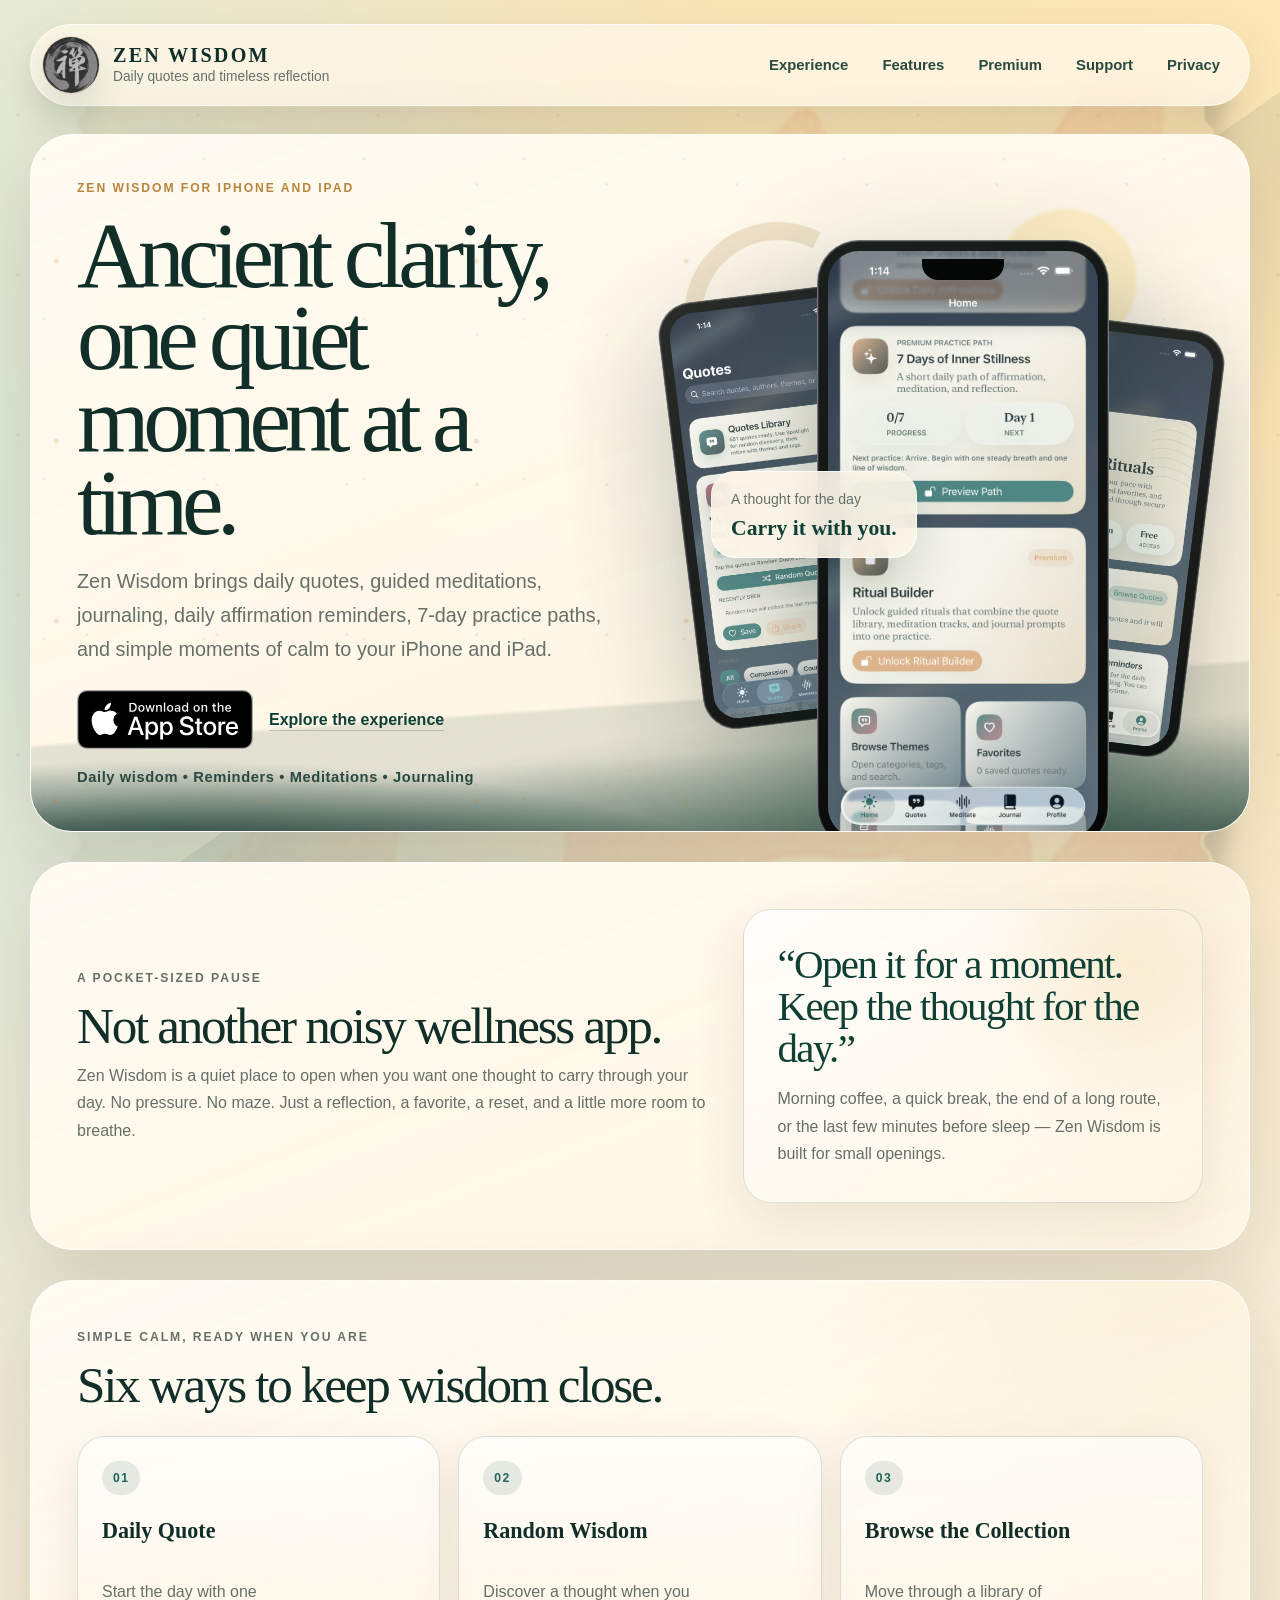
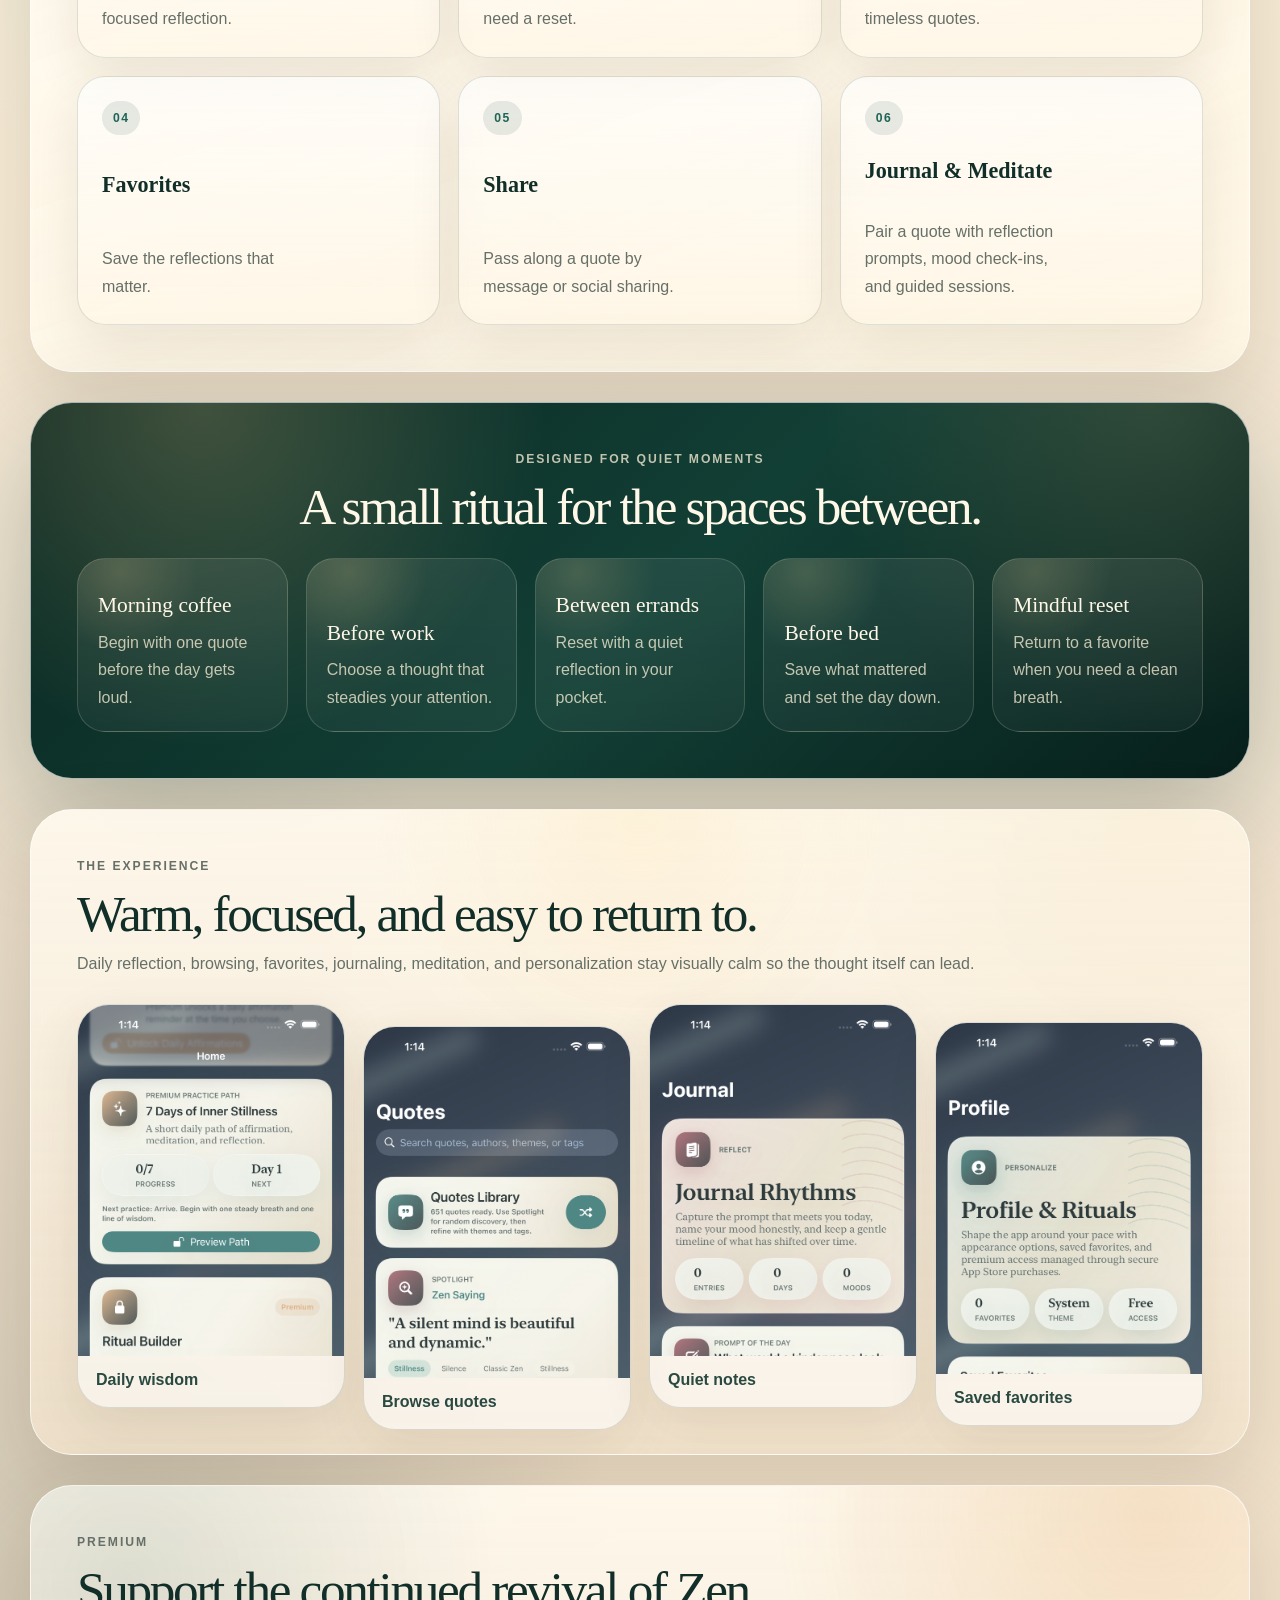
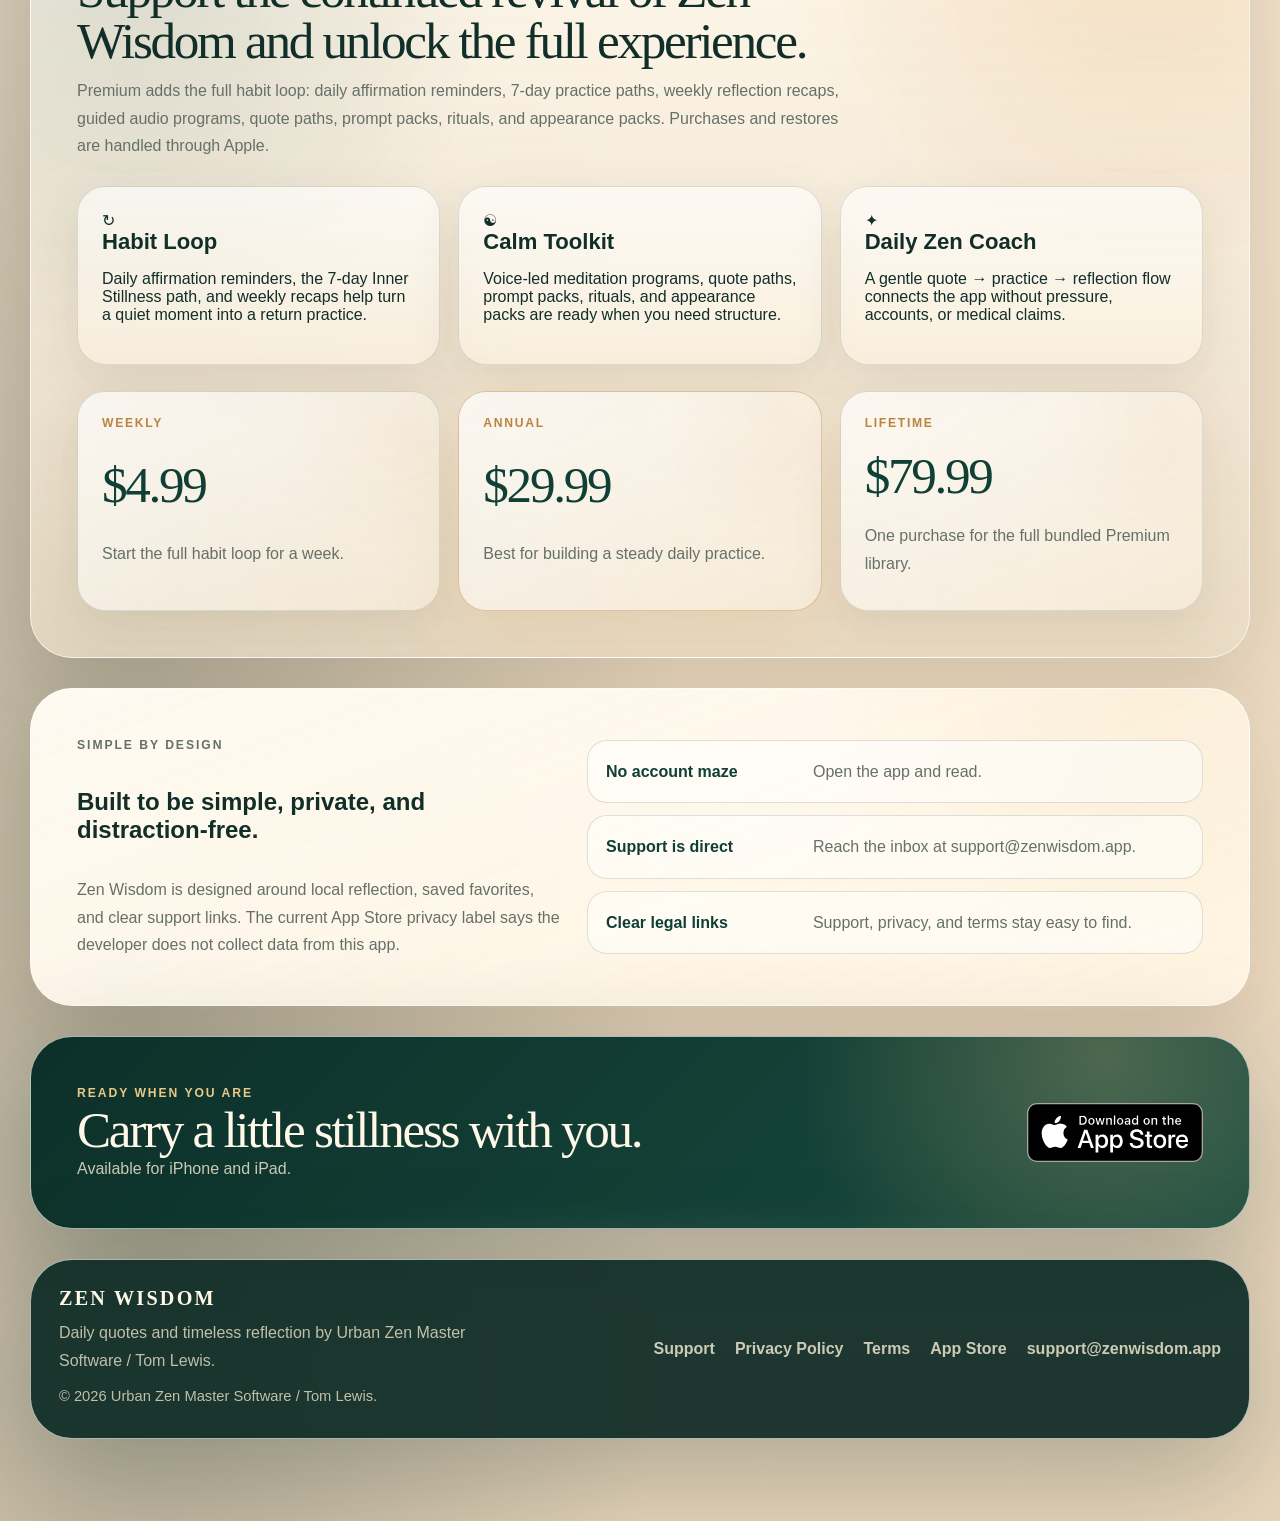
<file: index.html>
<!doctype html>
<html lang="en">
<head>
  <meta charset="utf-8">
  <meta name="viewport" content="width=device-width, initial-scale=1">
  <title>Zen Wisdom — Daily Quotes &amp; Timeless Reflection</title>
  <meta name="description" content="Zen Wisdom is a calmer daily practice for quotes, guided meditations, journaling, favorites, and small mindful resets on iPhone and iPad.">
  <link rel="canonical" href="https://zenwisdom.app/">
  <meta name="apple-itunes-app" content="app-id=414329570">
  <meta property="og:site_name" content="Zen Wisdom">
  <meta property="og:title" content="Zen Wisdom — A calmer daily pause.">
  <meta property="og:description" content="Daily quotes, guided meditations, journaling, affirmation reminders, 7-day practice paths, and reflection recaps on iPhone and iPad.">
  <meta property="og:type" content="website">
  <meta property="og:url" content="https://zenwisdom.app/">
  <meta property="og:image" content="https://zenwisdom.app/screenshots/zenwisdom-facebook-2-07.png">
<meta property="og:image:secure_url" content="https://zenwisdom.app/screenshots/zenwisdom-facebook-2-07.png">
  <meta property="og:image:type" content="image/png">
  <meta property="og:image:width" content="1200">
  <meta property="og:image:height" content="630">
  <meta property="og:image:alt" content="Zen Wisdom social preview showing the refreshed app with daily quotes, journaling, and meditation.">
  <meta name="twitter:card" content="summary_large_image">
  <meta name="twitter:title" content="Zen Wisdom — A calmer daily pause.">
  <meta name="twitter:description" content="Daily quotes, guided meditations, journaling, affirmation reminders, 7-day practice paths, and reflection recaps on iPhone and iPad.">
  <meta name="twitter:image" content="https://zenwisdom.app/screenshots/zenwisdom-facebook-2-07.png">
  <link rel="icon" href="assets/icon-256.png" sizes="256x256">
  <link rel="apple-touch-icon" href="assets/icon-256.png">
  <link rel="manifest" href="site.webmanifest">
  <link rel="stylesheet" href="site.css">
</head>
<body class="page-home">
  <div class="shell">
    <header class="topbar">
      <a class="brand" href="index.html" aria-label="Zen Wisdom home">
        <img class="brand-mark" src="assets/zen-mark.png" alt="">
        <span class="brand-copy">
          <strong>Zen Wisdom</strong>
          <span>Daily quotes and timeless reflection</span>
        </span>
      </a>
      <nav class="nav" aria-label="Primary">
        <a href="#experience">Experience</a>
        <a href="#features">Features</a>
        <a href="#premium">Premium</a>
        <a href="support.html">Support</a>
        <a href="privacy.html">Privacy</a>
      </nav>
    </header>

    <main>
      <section class="hero hero-grid" aria-labelledby="hero-title">
        <div class="hero-copy">
          <p class="eyebrow">Zen Wisdom for iPhone and iPad</p>
          <h1 id="hero-title">Ancient clarity, one quiet moment at a time.</h1>
          <p class="lede">Zen Wisdom brings daily quotes, guided meditations, journaling, daily affirmation reminders, 7-day practice paths, and simple moments of calm to your iPhone and iPad.</p>
          <div class="store-actions" aria-label="Download Zen Wisdom">
            <a class="app-store-badge" href="https://apps.apple.com/us/app/zen-wisdom/id414329570" aria-label="Download Zen Wisdom on the App Store">
              <img src="assets/download-on-app-store.svg" alt="Download on the App Store" width="119.664" height="40">
            </a>
            <a class="text-link" href="#experience">Explore the experience</a>
          </div>
          <p class="trust-line">Daily wisdom • Reminders • Meditations • Journaling</p>
        </div>

        <div class="hero-art" aria-label="Zen Wisdom app screenshots">
          <div class="brush-ring" aria-hidden="true"></div>
          <div class="dawn-orb" aria-hidden="true"></div>
          <figure class="screen-card screen-card-main">
            <img src="screenshots/zenwisdom-home.png" alt="Zen Wisdom home screen with a quote of the day and quick actions.">
          </figure>
          <figure class="screen-card screen-card-side screen-card-library">
            <img src="screenshots/zenwisdom-library.png" alt="Zen Wisdom quote library with themed discovery and search.">
          </figure>
          <figure class="screen-card screen-card-side screen-card-profile">
            <img src="screenshots/zenwisdom-profile.png" alt="Zen Wisdom profile screen with favorites and personalization settings.">
          </figure>
          <div class="quote-float" aria-hidden="true">
            <span>A thought for the day</span>
            <strong>Carry it with you.</strong>
          </div>
        </div>
      </section>

      <section class="section pocket-section" id="experience" aria-labelledby="pocket-title">
        <div class="section-heading narrow">
          <p class="eyebrow">A pocket-sized pause</p>
          <h2 id="pocket-title">Not another noisy wellness app.</h2>
          <p>Zen Wisdom is a quiet place to open when you want one thought to carry through your day. No pressure. No maze. Just a reflection, a favorite, a reset, and a little more room to breathe.</p>
        </div>
        <div class="pause-card">
          <blockquote>“Open it for a moment. Keep the thought for the day.”</blockquote>
          <p>Morning coffee, a quick break, the end of a long route, or the last few minutes before sleep — Zen Wisdom is built for small openings.</p>
        </div>
      </section>

      <section class="section" id="features" aria-labelledby="features-title">
        <div class="section-heading">
          <p class="eyebrow">Simple calm, ready when you are</p>
          <h2 id="features-title">Six ways to keep wisdom close.</h2>
        </div>
        <div class="feature-grid">
          <article class="feature-tile">
            <span class="tile-mark">01</span>
            <h3>Daily Quote</h3>
            <p>Start the day with one focused reflection.</p>
          </article>
          <article class="feature-tile">
            <span class="tile-mark">02</span>
            <h3>Random Wisdom</h3>
            <p>Discover a thought when you need a reset.</p>
          </article>
          <article class="feature-tile">
            <span class="tile-mark">03</span>
            <h3>Browse the Collection</h3>
            <p>Move through a library of timeless quotes.</p>
          </article>
          <article class="feature-tile">
            <span class="tile-mark">04</span>
            <h3>Favorites</h3>
            <p>Save the reflections that matter.</p>
          </article>
          <article class="feature-tile">
            <span class="tile-mark">05</span>
            <h3>Share</h3>
            <p>Pass along a quote by message or social sharing.</p>
          </article>
          <article class="feature-tile">
            <span class="tile-mark">06</span>
            <h3>Journal & Meditate</h3>
            <p>Pair a quote with reflection prompts, mood check-ins, and guided sessions.</p>
          </article>
        </div>
      </section>

      <section class="section moments-section" aria-labelledby="moments-title">
        <div class="section-heading centered">
          <p class="eyebrow">Designed for quiet moments</p>
          <h2 id="moments-title">A small ritual for the spaces between.</h2>
        </div>
        <div class="moments-grid">
          <article class="moment-card">
            <span>Morning coffee</span>
            <p>Begin with one quote before the day gets loud.</p>
          </article>
          <article class="moment-card">
            <span>Before work</span>
            <p>Choose a thought that steadies your attention.</p>
          </article>
          <article class="moment-card">
            <span>Between errands</span>
            <p>Reset with a quiet reflection in your pocket.</p>
          </article>
          <article class="moment-card">
            <span>Before bed</span>
            <p>Save what mattered and set the day down.</p>
          </article>
          <article class="moment-card">
            <span>Mindful reset</span>
            <p>Return to a favorite when you need a clean breath.</p>
          </article>
        </div>
      </section>

      <section class="section screenshot-section" aria-labelledby="screenshots-title">
        <div class="section-heading">
          <p class="eyebrow">The experience</p>
          <h2 id="screenshots-title">Warm, focused, and easy to return to.</h2>
          <p>Daily reflection, browsing, favorites, journaling, meditation, and personalization stay visually calm so the thought itself can lead.</p>
        </div>
        <div class="screenshot-wall">
          <figure>
            <img src="screenshots/zenwisdom-home.png" alt="Zen Wisdom home screen showing the day’s quote and quick actions.">
            <figcaption>Daily wisdom</figcaption>
          </figure>
          <figure>
            <img src="screenshots/zenwisdom-library.png" alt="Zen Wisdom library screen with quote discovery.">
            <figcaption>Browse quotes</figcaption>
          </figure>
          <figure>
            <img src="screenshots/zenwisdom-journal.png" alt="Zen Wisdom journal screen with a reflection prompt.">
            <figcaption>Quiet notes</figcaption>
          </figure>
          <figure>
            <img src="screenshots/zenwisdom-profile.png" alt="Zen Wisdom profile screen with favorites and settings.">
            <figcaption>Saved favorites</figcaption>
          </figure>
        </div>
      </section>

      <section class="section premium-section" id="premium" aria-labelledby="premium-title">
        <div class="section-heading narrow">
          <p class="eyebrow">Premium</p>
          <h2 id="premium-title">Support the continued revival of Zen Wisdom and unlock the full experience.</h2>
          <p>Premium adds the full habit loop: daily affirmation reminders, 7-day practice paths, weekly reflection recaps, guided audio programs, quote paths, prompt packs, rituals, and appearance packs. Purchases and restores are handled through Apple.</p>
        </div>
        <div class="premium-grid feature-grid" aria-label="Premium habit loop">
          <article class="feature-card">
            <span class="icon-dot">↻</span>
            <h3>Habit Loop</h3>
            <p>Daily affirmation reminders, the 7-day Inner Stillness path, and weekly recaps help turn a quiet moment into a return practice.</p>
          </article>
          <article class="feature-card">
            <span class="icon-dot">☯</span>
            <h3>Calm Toolkit</h3>
            <p>Voice-led meditation programs, quote paths, prompt packs, rituals, and appearance packs are ready when you need structure.</p>
          </article>
          <article class="feature-card">
            <span class="icon-dot">✦</span>
            <h3>Daily Zen Coach</h3>
            <p>A gentle quote → practice → reflection flow connects the app without pressure, accounts, or medical claims.</p>
          </article>
        </div>
        <div class="plans-grid" aria-label="Premium options">
          <article class="plan-card">
            <span>Weekly</span>
            <strong>$4.99</strong>
            <p>Start the full habit loop for a week.</p>
          </article>
          <article class="plan-card recommended">
            <span>Annual</span>
            <strong>$29.99</strong>
            <p>Best for building a steady daily practice.</p>
          </article>
          <article class="plan-card">
            <span>Lifetime</span>
            <strong>$79.99</strong>
            <p>One purchase for the full bundled Premium library.</p>
          </article>
        </div>
      </section>

      <section class="section trust-section" aria-labelledby="trust-title">
        <div class="trust-copy">
          <p class="eyebrow">Simple by design</p>
          <h2 id="trust-title">Built to be simple, private, and distraction-free.</h2>
          <p>Zen Wisdom is designed around local reflection, saved favorites, and clear support links. The current App Store privacy label says the developer does not collect data from this app.</p>
        </div>
        <div class="trust-list" aria-label="Trust notes">
          <div><strong>No account maze</strong><span>Open the app and read.</span></div>
          <div><strong>Support is direct</strong><span>Reach the inbox at support@zenwisdom.app.</span></div>
          <div><strong>Clear legal links</strong><span>Support, privacy, and terms stay easy to find.</span></div>
        </div>
      </section>

      <section class="final-cta" aria-labelledby="final-cta-title">
        <div>
          <p class="eyebrow">Ready when you are</p>
          <h2 id="final-cta-title">Carry a little stillness with you.</h2>
          <p>Available for iPhone and iPad.</p>
        </div>
        <a class="app-store-badge" href="https://apps.apple.com/us/app/zen-wisdom/id414329570" aria-label="Download Zen Wisdom on the App Store">
          <img src="assets/download-on-app-store.svg" alt="Download on the App Store" width="119.664" height="40">
        </a>
      </section>
    </main>

    <footer class="site-footer">
      <div>
        <strong>Zen Wisdom</strong>
        <p>Daily quotes and timeless reflection by Urban Zen Master Software / Tom Lewis.</p>
        <p class="copyright">© 2026 Urban Zen Master Software / Tom Lewis.</p>
      </div>
      <nav class="footer-nav" aria-label="Footer">
        <a href="support.html">Support</a>
        <a href="privacy.html">Privacy Policy</a>
        <a href="terms.html">Terms</a>
        <a href="https://apps.apple.com/us/app/zen-wisdom/id414329570">App Store</a>
        <a href="mailto:support@zenwisdom.app?subject=Zen%20Wisdom%20Support">support@zenwisdom.app</a>
      </nav>
    </footer>
  </div>
</body>
</html>
</file>
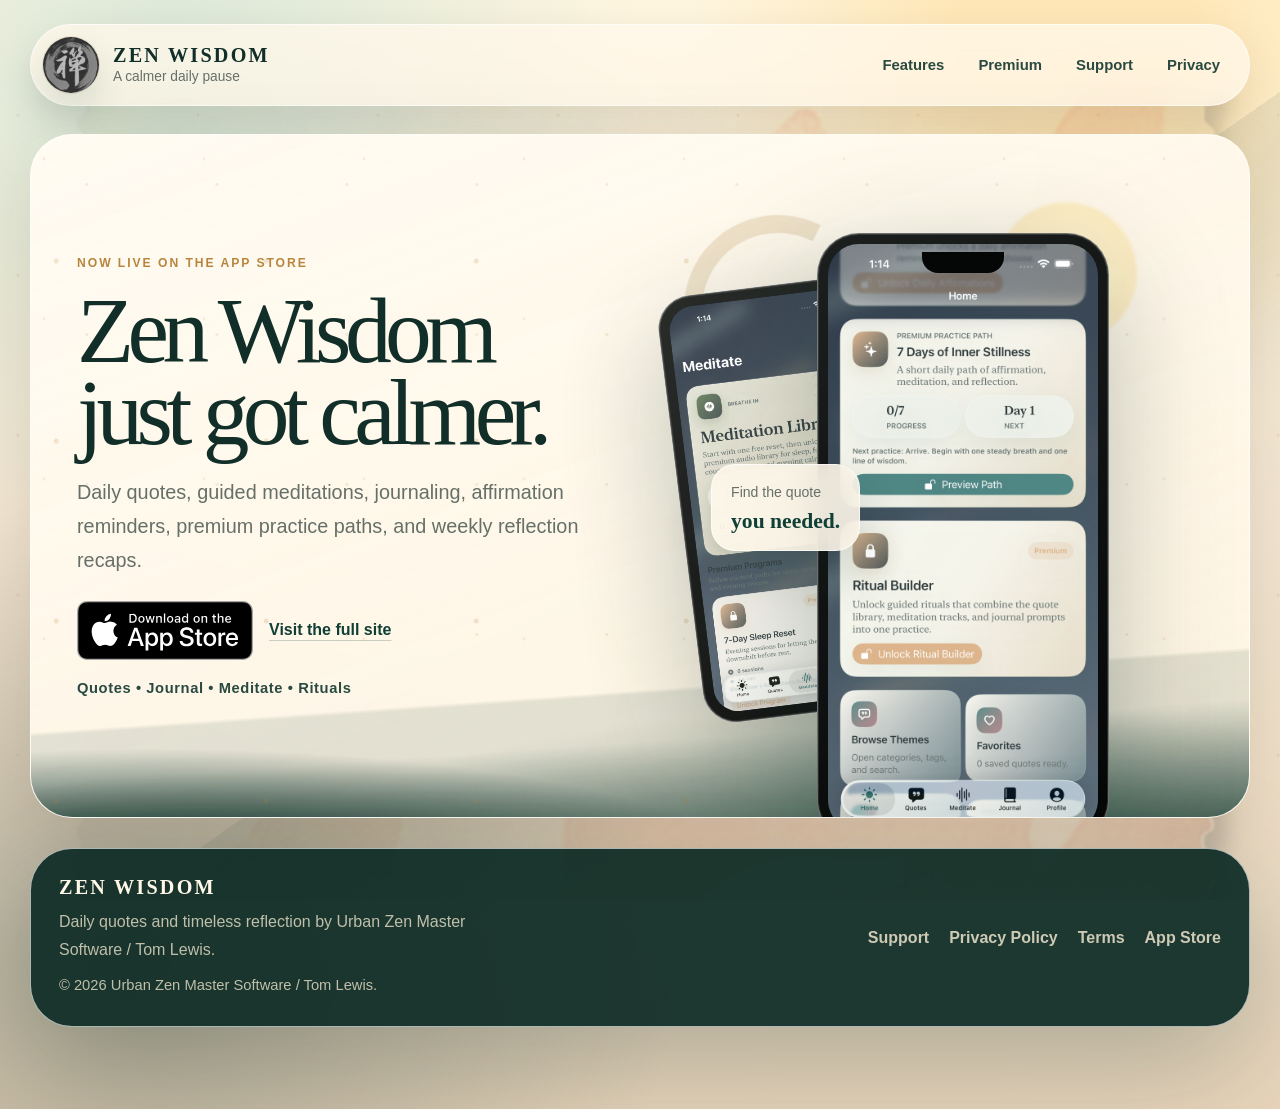
<file: launch.html>
<!doctype html>
<html lang="en">
<head>
  <meta charset="utf-8">
  <meta name="viewport" content="width=device-width, initial-scale=1">
  <title>Zen Wisdom — A calmer daily pause</title>
  <meta name="description" content="Zen Wisdom is a calmer daily practice for quotes, guided meditations, journaling, favorites, and small mindful resets on iPhone and iPad.">
  <link rel="canonical" href="https://zenwisdom.app/launch.html">
  <meta name="apple-itunes-app" content="app-id=414329570">
  <meta property="og:site_name" content="Zen Wisdom">
  <meta property="og:title" content="Zen Wisdom — A calmer daily pause">
  <meta property="og:description" content="Daily quotes, guided meditations, journaling, affirmation reminders, 7-day practice paths, and reflection recaps on iPhone and iPad.">
  <meta property="og:type" content="website">
  <meta property="og:url" content="https://zenwisdom.app/launch.html">
  <meta property="og:image" content="https://zenwisdom.app/screenshots/zenwisdom-facebook-2-07.png">
  <meta property="og:image:secure_url" content="https://zenwisdom.app/screenshots/zenwisdom-facebook-2-07.png">
  <meta property="og:image:type" content="image/png">
  <meta property="og:image:width" content="1200">
  <meta property="og:image:height" content="630">
  <meta property="og:image:alt" content="Zen Wisdom social preview showing the refreshed app with daily quotes, journaling, and meditation.">
  <meta name="twitter:card" content="summary_large_image">
  <meta name="twitter:title" content="Zen Wisdom — A calmer daily pause">
  <meta name="twitter:description" content="Daily quotes, guided meditations, journaling, affirmation reminders, 7-day practice paths, and reflection recaps on iPhone and iPad.">
  <meta name="twitter:image" content="https://zenwisdom.app/screenshots/zenwisdom-facebook-2-07.png">
  <link rel="icon" href="assets/icon-256.png" sizes="256x256">
  <link rel="apple-touch-icon" href="assets/icon-256.png">
  <link rel="stylesheet" href="site.css">
</head>
<body class="page-home">
  <div class="shell">
    <header class="topbar">
      <a class="brand" href="index.html" aria-label="Zen Wisdom home">
        <img class="brand-mark" src="assets/zen-mark.png" alt="">
        <span class="brand-copy">
          <strong>Zen Wisdom</strong>
          <span>A calmer daily pause</span>
        </span>
      </a>
      <nav class="nav" aria-label="Primary">
        <a href="index.html#features">Features</a>
        <a href="index.html#premium">Premium</a>
        <a href="support.html">Support</a>
        <a href="privacy.html">Privacy</a>
      </nav>
    </header>

    <main>
      <section class="hero hero-grid" aria-labelledby="launch-title">
        <div class="hero-copy">
          <p class="eyebrow">Now live on the App Store</p>
          <h1 id="launch-title">Zen Wisdom just got calmer.</h1>
          <p class="lede">Daily quotes, guided meditations, journaling, affirmation reminders, premium practice paths, and weekly reflection recaps.</p>
          <div class="store-actions" aria-label="Download Zen Wisdom">
            <a class="app-store-badge" href="https://apps.apple.com/us/app/zen-wisdom/id414329570" aria-label="Download Zen Wisdom on the App Store">
              <img src="assets/download-on-app-store.svg" alt="Download on the App Store" width="119.664" height="40">
            </a>
            <a class="text-link" href="index.html">Visit the full site</a>
          </div>
          <p class="trust-line">Quotes • Journal • Meditate • Rituals</p>
        </div>
        <div class="hero-art" aria-label="Zen Wisdom app preview">
          <div class="brush-ring" aria-hidden="true"></div>
          <div class="dawn-orb" aria-hidden="true"></div>
          <figure class="screen-card screen-card-main">
            <img src="screenshots/zenwisdom-home.png" alt="Zen Wisdom home screen showing the day’s quote and quick actions.">
          </figure>
          <figure class="screen-card screen-card-side screen-card-library">
            <img src="screenshots/zenwisdom-meditate.png" alt="Zen Wisdom meditation screen showing guided sessions.">
          </figure>
          <div class="quote-float" aria-hidden="true">
            <span>Find the quote</span>
            <strong>you needed.</strong>
          </div>
        </div>
      </section>
    </main>

    <footer class="site-footer">
      <div>
        <strong>Zen Wisdom</strong>
        <p>Daily quotes and timeless reflection by Urban Zen Master Software / Tom Lewis.</p>
        <p class="copyright">© 2026 Urban Zen Master Software / Tom Lewis.</p>
      </div>
      <nav class="footer-nav" aria-label="Footer">
        <a href="support.html">Support</a>
        <a href="privacy.html">Privacy Policy</a>
        <a href="terms.html">Terms</a>
        <a href="https://apps.apple.com/us/app/zen-wisdom/id414329570">App Store</a>
      </nav>
    </footer>
  </div>
</body>
</html>
</file>
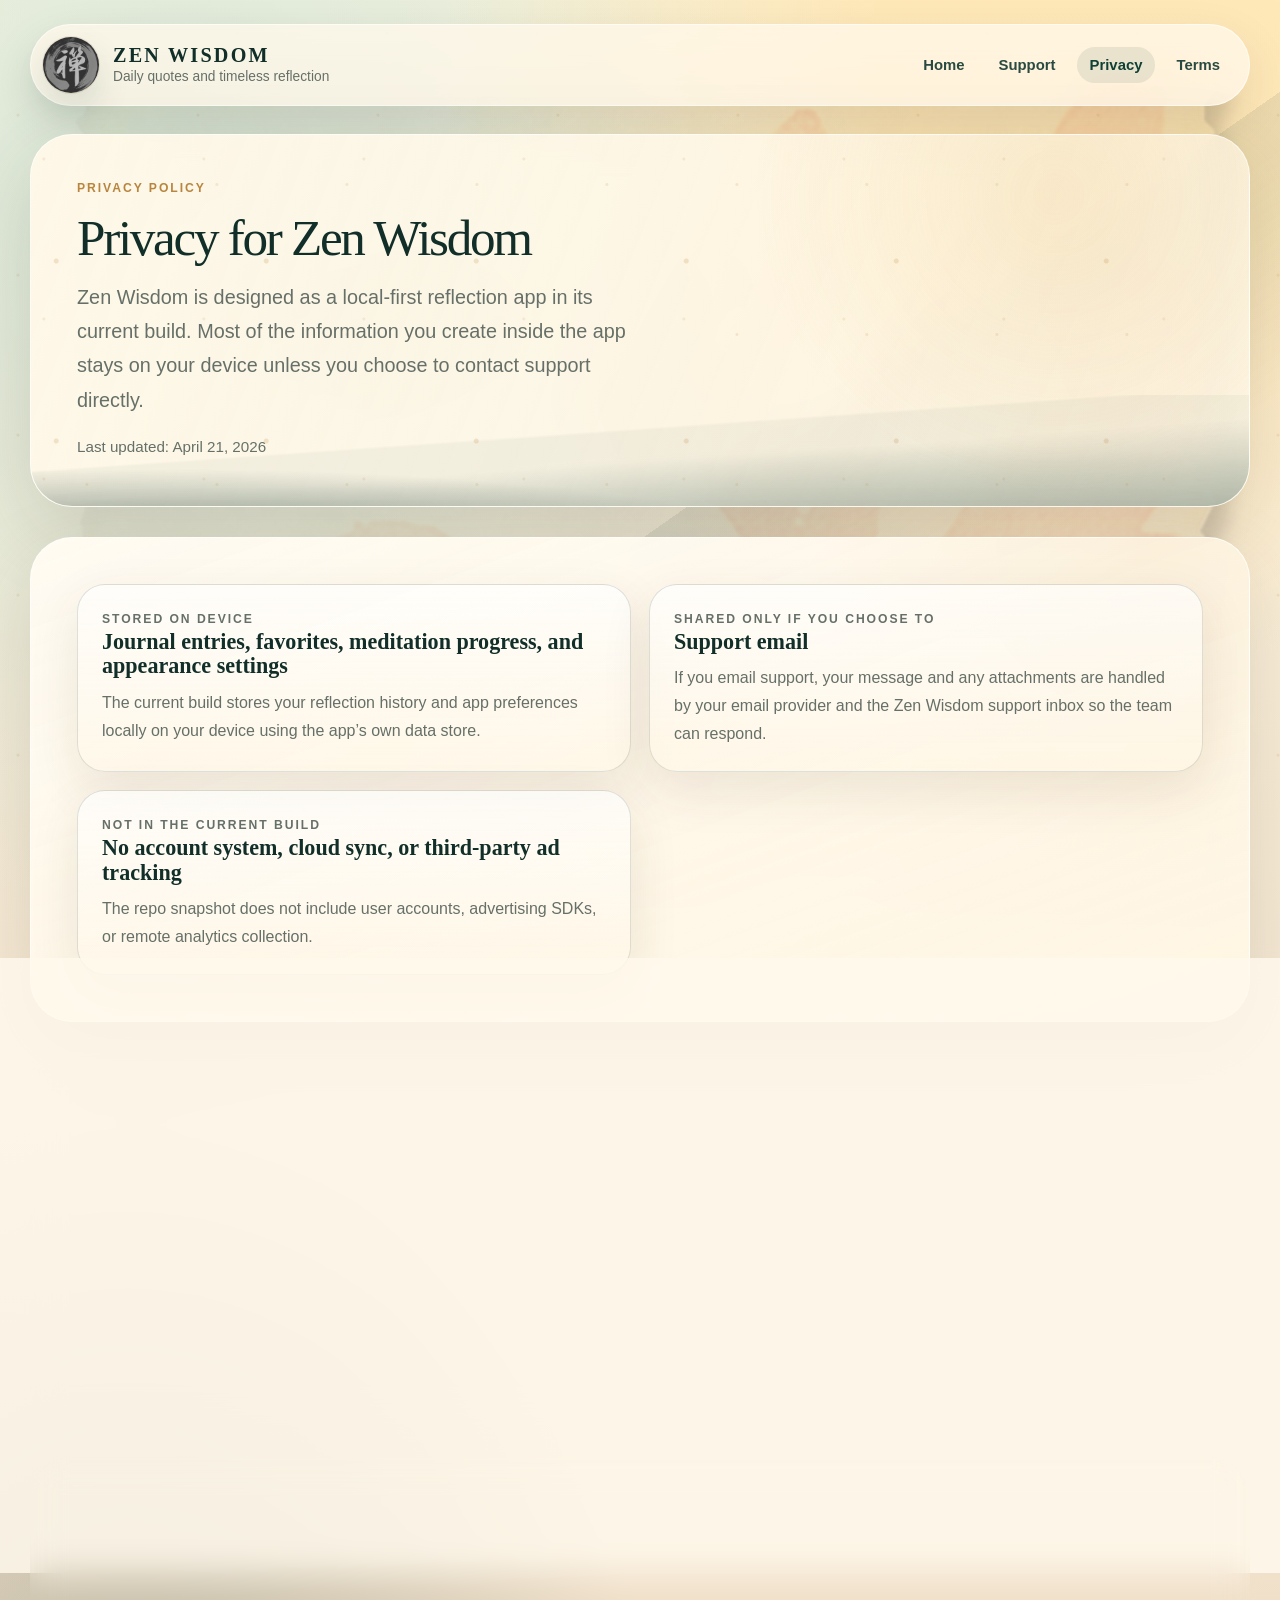
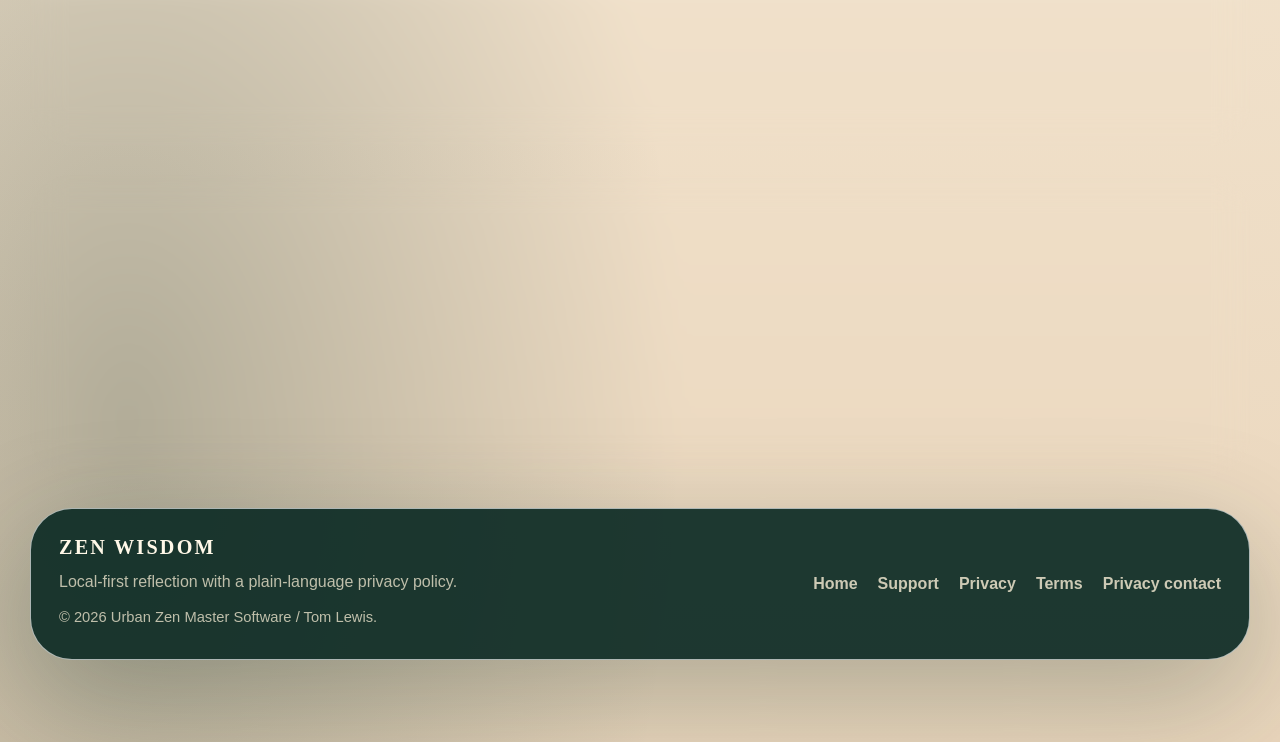
<file: privacy.html>
<!doctype html>
<html lang="en">
<head>
  <meta charset="utf-8">
  <meta name="viewport" content="width=device-width, initial-scale=1">
  <meta name="description" content="Privacy policy for Zen Wisdom, describing what stays on device, what is shared, and what is not in the current build.">
  <title>Privacy | Zen Wisdom</title>
  <link rel="icon" href="assets/icon-256.png" sizes="256x256">
  <link rel="stylesheet" href="site.css">
</head>
<body class="page-inner">
  <div class="shell">
    <header class="topbar">
      <a class="brand" href="index.html">
        <img class="brand-mark" src="assets/zen-mark.png" alt="">
        <span class="brand-copy">
          <strong>Zen Wisdom</strong>
          <span>Daily quotes and timeless reflection</span>
        </span>
      </a>
      <nav class="nav" aria-label="Primary">
        <a href="index.html">Home</a>
        <a href="support.html">Support</a>
        <a href="privacy.html" aria-current="page">Privacy</a>
        <a href="terms.html">Terms</a>
      </nav>
    </header>
    <main>
      <section class="hero page-hero">
        <p class="eyebrow">Privacy Policy</p>
        <h1>Privacy for Zen Wisdom</h1>
        <p class="lede">Zen Wisdom is designed as a local-first reflection app in its current build. Most of the information you create inside the app stays on your device unless you choose to contact support directly.</p>
        <p class="microcopy">Last updated: April 21, 2026</p>
      </section>

      <section class="section panel-grid">
        <article class="info-card">
          <p class="eyebrow">Stored on device</p>
          <h2>Journal entries, favorites, meditation progress, and appearance settings</h2>
          <p>The current build stores your reflection history and app preferences locally on your device using the app&rsquo;s own data store.</p>
        </article>
        <article class="info-card">
          <p class="eyebrow">Shared only if you choose to</p>
          <h2>Support email</h2>
          <p>If you email support, your message and any attachments are handled by your email provider and the Zen Wisdom support inbox so the team can respond.</p>
        </article>
        <article class="info-card">
          <p class="eyebrow">Not in the current build</p>
          <h2>No account system, cloud sync, or third-party ad tracking</h2>
          <p>The repo snapshot does not include user accounts, advertising SDKs, or remote analytics collection.</p>
        </article>
      </section>

      <section class="section legal-grid">
        <article class="legal-card">
          <h2>Information Zen Wisdom stores locally</h2>
          <ul class="detail-list">
            <li>Journal prompts, moods, and reflection text that you save</li>
            <li>Saved favorite quotes</li>
            <li>Meditation playback progress and completion state</li>
            <li>Theme, background, and font preferences</li>
            <li>Local premium entitlement state cached after App Store purchase or restore checks</li>
          </ul>
        </article>
        <article class="legal-card">
          <h2>Information Zen Wisdom does not currently collect remotely</h2>
          <ul class="detail-list">
            <li>No account profile or sign-in details</li>
            <li>No remote journal backup in this repo snapshot</li>
            <li>No advertising identifiers</li>
            <li>No third-party analytics SDK events sent from the current build</li>
          </ul>
        </article>
      </section>

      <section class="section legal-grid">
        <article class="legal-card">
          <h2>Support communication</h2>
          <p>If you contact support at <a href="mailto:support@zenwisdom.app?subject=Zen%20Wisdom%20Support">support@zenwisdom.app</a>, the team uses your message only to respond to your request, troubleshoot the issue you reported, or follow up on product questions.</p>
        </article>
        <article class="legal-card">
          <h2>Purchases</h2>
          <p>Premium purchases and restores are handled through Apple&rsquo;s StoreKit and App Store systems. Zen Wisdom keeps local entitlement state so the app can show premium access after Apple verifies a purchase or restore.</p>
        </article>
      </section>

      <section class="section legal-grid">
        <article class="legal-card">
          <h2>Your choices</h2>
          <ul class="detail-list">
            <li>You can delete individual journal entries from the app.</li>
            <li>You can remove saved favorites inside the app.</li>
            <li>You can contact support if you need help understanding the current release behavior.</li>
          </ul>
        </article>
        <article class="legal-card">
          <h2>Questions about privacy</h2>
          <p>For privacy-related questions, email <a href="mailto:support@zenwisdom.app?subject=Zen%20Wisdom%20Privacy">support@zenwisdom.app</a> and include “Privacy” in the subject line.</p>
        </article>
      </section>
    </main>
    <footer class="site-footer">
      <div>
        <strong>Zen Wisdom</strong>
        <p>Local-first reflection with a plain-language privacy policy.</p>
        <p class="copyright">© 2026 Urban Zen Master Software / Tom Lewis.</p>
      </div>
      <nav class="footer-nav" aria-label="Footer">
        <a href="index.html">Home</a>
        <a href="support.html">Support</a>
        <a href="privacy.html">Privacy</a>
        <a href="terms.html">Terms</a>
        <a href="mailto:support@zenwisdom.app?subject=Zen%20Wisdom%20Privacy">Privacy contact</a>
      </nav>
    </footer>
  </div>
</body>
</html>
</file>
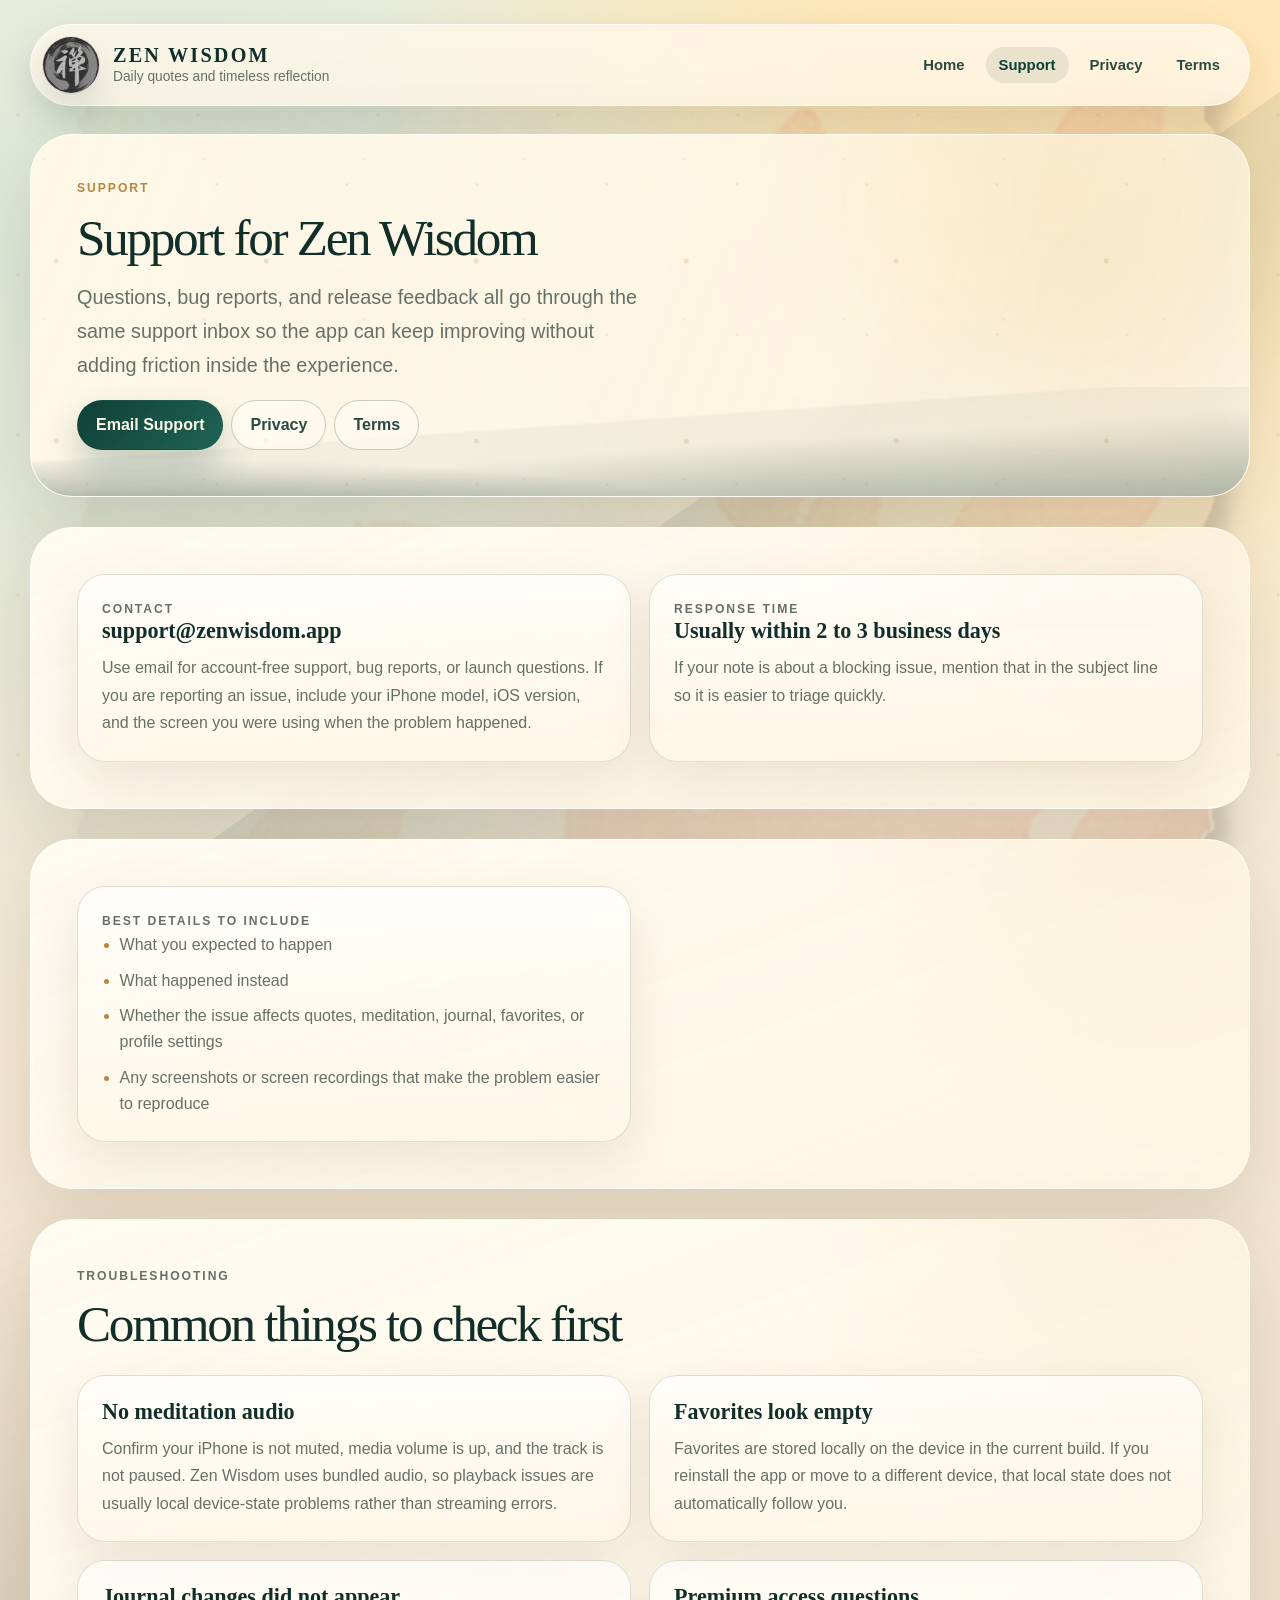
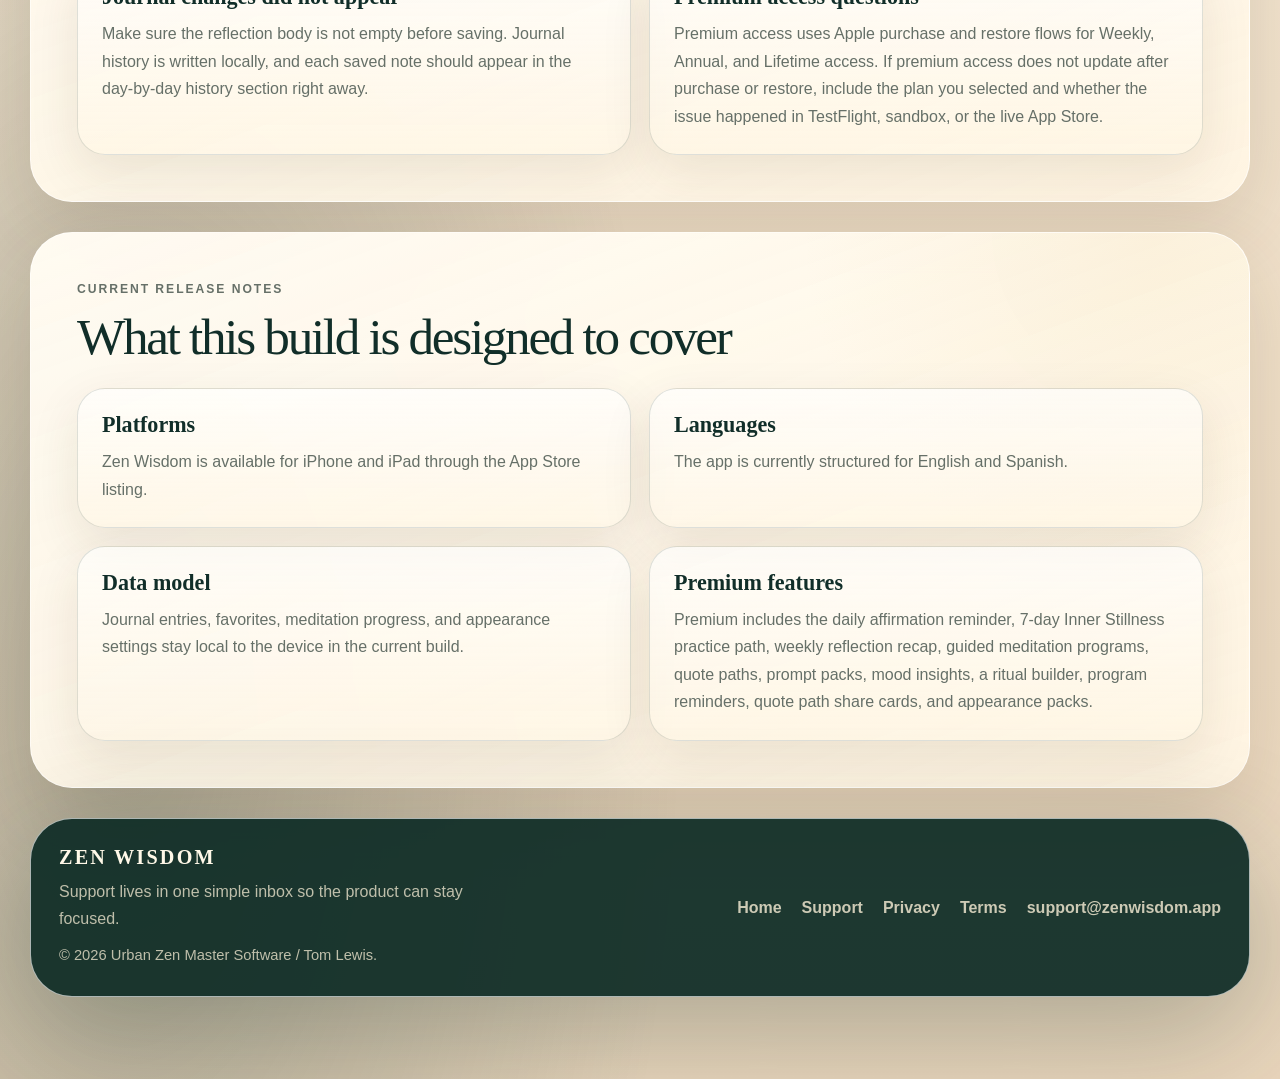
<file: support.html>
<!doctype html>
<html lang="en">
<head>
  <meta charset="utf-8">
  <meta name="viewport" content="width=device-width, initial-scale=1">
  <meta name="description" content="Support for Zen Wisdom, including contact details, troubleshooting notes, and the current release scope.">
  <title>Support | Zen Wisdom</title>
  <link rel="icon" href="assets/icon-256.png" sizes="256x256">
  <link rel="stylesheet" href="site.css">
</head>
<body class="page-inner">
  <div class="shell">
    <header class="topbar">
      <a class="brand" href="index.html">
        <img class="brand-mark" src="assets/zen-mark.png" alt="">
        <span class="brand-copy">
          <strong>Zen Wisdom</strong>
          <span>Daily quotes and timeless reflection</span>
        </span>
      </a>
      <nav class="nav" aria-label="Primary">
        <a href="index.html">Home</a>
        <a href="support.html" aria-current="page">Support</a>
        <a href="privacy.html">Privacy</a>
        <a href="terms.html">Terms</a>
      </nav>
    </header>
    <main>
      <section class="hero page-hero">
        <p class="eyebrow">Support</p>
        <h1>Support for Zen Wisdom</h1>
        <p class="lede">Questions, bug reports, and release feedback all go through the same support inbox so the app can keep improving without adding friction inside the experience.</p>
        <div class="button-row">
          <a class="button primary" href="mailto:support@zenwisdom.app?subject=Zen%20Wisdom%20Support">Email Support</a>
          <a class="button secondary" href="privacy.html">Privacy</a>
          <a class="button secondary" href="terms.html">Terms</a>
        </div>
      </section>

      <section class="section panel-grid">
        <article class="info-card">
          <p class="eyebrow">Contact</p>
          <h2>support@zenwisdom.app</h2>
          <p>Use email for account-free support, bug reports, or launch questions. If you are reporting an issue, include your iPhone model, iOS version, and the screen you were using when the problem happened.</p>
        </article>
        <article class="info-card">
          <p class="eyebrow">Response time</p>
          <h2>Usually within 2 to 3 business days</h2>
          <p>If your note is about a blocking issue, mention that in the subject line so it is easier to triage quickly.</p>
        </article>
      </section>

      <section class="section panel-grid">
        <article class="info-card">
          <p class="eyebrow">Best details to include</p>
          <ul class="detail-list">
            <li>What you expected to happen</li>
            <li>What happened instead</li>
            <li>Whether the issue affects quotes, meditation, journal, favorites, or profile settings</li>
            <li>Any screenshots or screen recordings that make the problem easier to reproduce</li>
          </ul>
        </article>
      </section>

      <section class="section">
        <div class="section-heading">
          <p class="eyebrow">Troubleshooting</p>
          <h2>Common things to check first</h2>
        </div>
        <div class="panel-grid">
          <article class="info-card">
            <h2>No meditation audio</h2>
            <p>Confirm your iPhone is not muted, media volume is up, and the track is not paused. Zen Wisdom uses bundled audio, so playback issues are usually local device-state problems rather than streaming errors.</p>
          </article>
          <article class="info-card">
            <h2>Favorites look empty</h2>
            <p>Favorites are stored locally on the device in the current build. If you reinstall the app or move to a different device, that local state does not automatically follow you.</p>
          </article>
          <article class="info-card">
            <h2>Journal changes did not appear</h2>
            <p>Make sure the reflection body is not empty before saving. Journal history is written locally, and each saved note should appear in the day-by-day history section right away.</p>
          </article>
          <article class="info-card">
            <h2>Premium access questions</h2>
            <p>Premium access uses Apple purchase and restore flows for Weekly, Annual, and Lifetime access. If premium access does not update after purchase or restore, include the plan you selected and whether the issue happened in TestFlight, sandbox, or the live App Store.</p>
          </article>
        </div>
      </section>

      <section class="section faq">
        <div class="section-heading">
          <p class="eyebrow">Current release notes</p>
          <h2>What this build is designed to cover</h2>
        </div>
        <div class="faq-list">
          <article class="faq-item">
            <h3>Platforms</h3>
            <p>Zen Wisdom is available for iPhone and iPad through the App Store listing.</p>
          </article>
          <article class="faq-item">
            <h3>Languages</h3>
            <p>The app is currently structured for English and Spanish.</p>
          </article>
          <article class="faq-item">
            <h3>Data model</h3>
            <p>Journal entries, favorites, meditation progress, and appearance settings stay local to the device in the current build.</p>
          </article>
          <article class="faq-item">
            <h3>Premium features</h3>
            <p>Premium includes the daily affirmation reminder, 7-day Inner Stillness practice path, weekly reflection recap, guided meditation programs, quote paths, prompt packs, mood insights, a ritual builder, program reminders, quote path share cards, and appearance packs.</p>
          </article>
        </div>
      </section>
    </main>
    <footer class="site-footer">
      <div>
        <strong>Zen Wisdom</strong>
        <p>Support lives in one simple inbox so the product can stay focused.</p>
        <p class="copyright">© 2026 Urban Zen Master Software / Tom Lewis.</p>
      </div>
      <nav class="footer-nav" aria-label="Footer">
        <a href="index.html">Home</a>
        <a href="support.html">Support</a>
        <a href="privacy.html">Privacy</a>
        <a href="terms.html">Terms</a>
        <a href="mailto:support@zenwisdom.app?subject=Zen%20Wisdom%20Support">support@zenwisdom.app</a>
      </nav>
    </footer>
  </div>
</body>
</html>
</file>
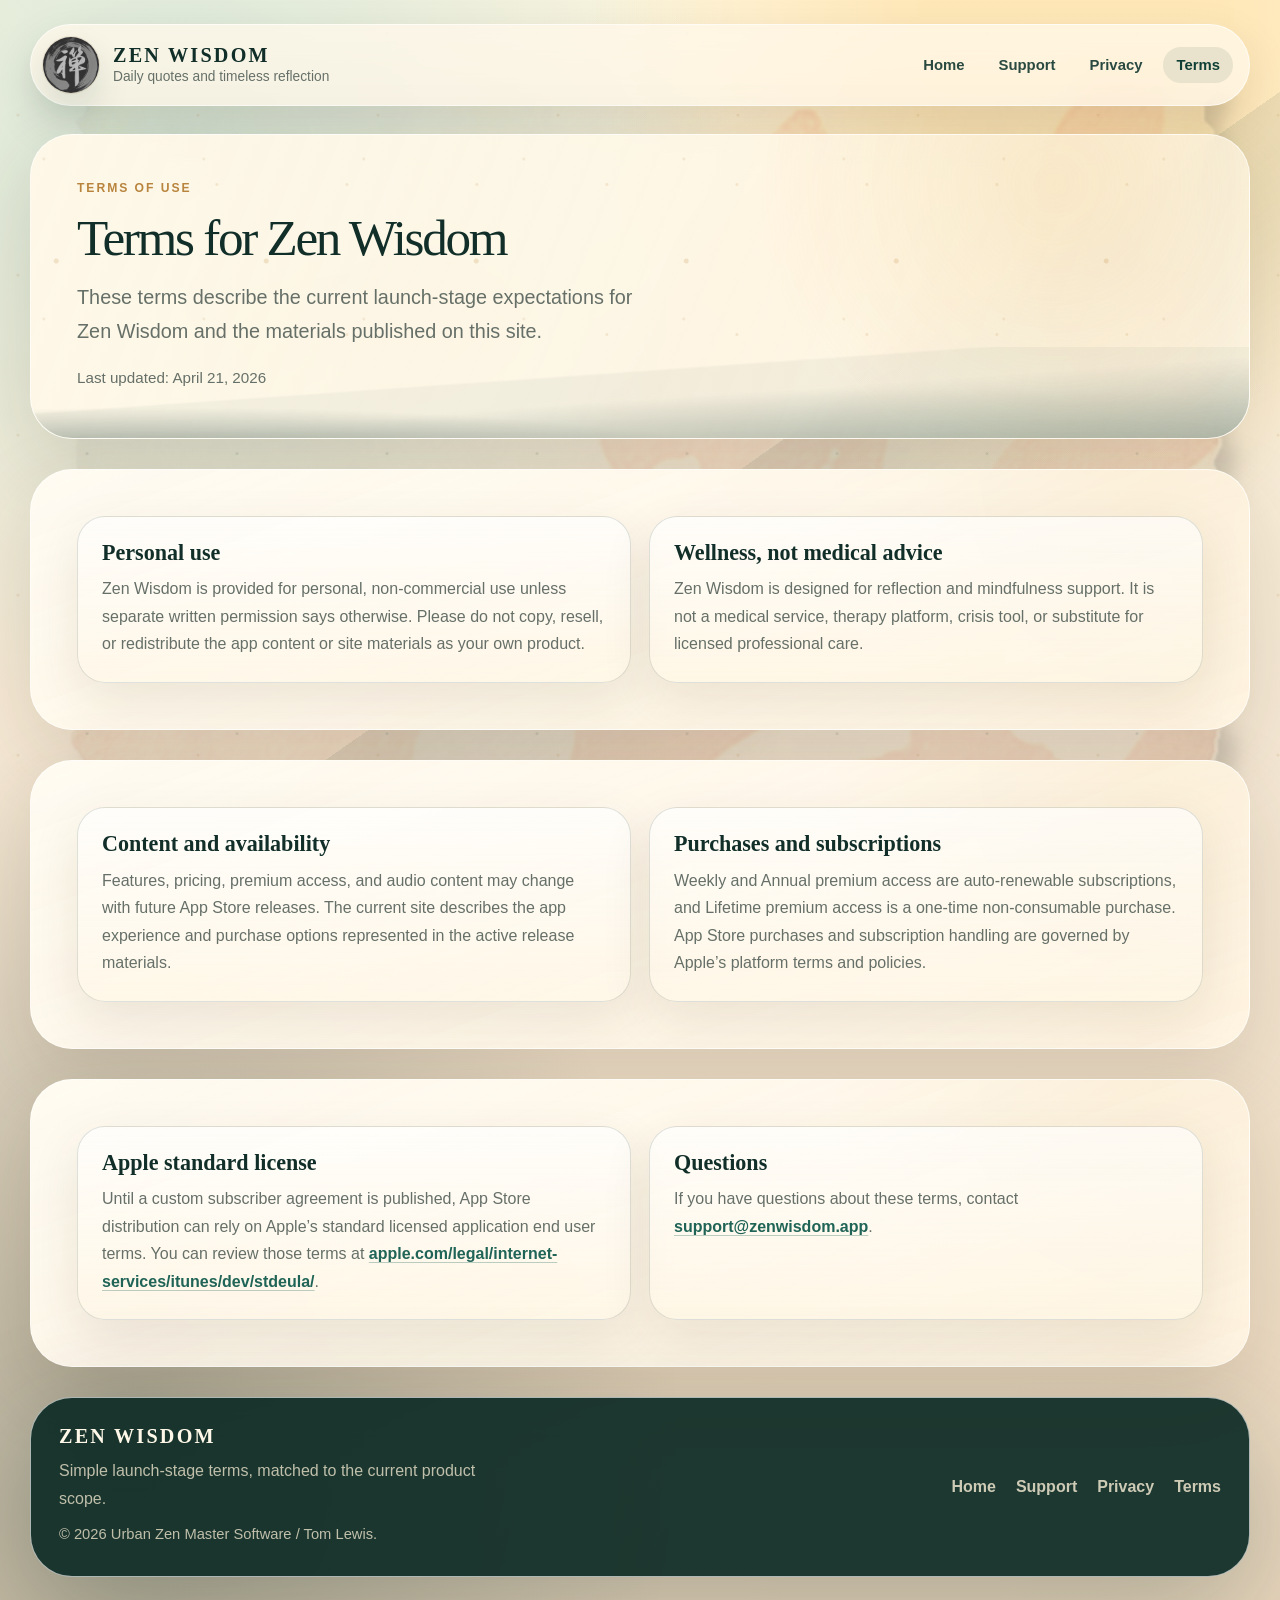
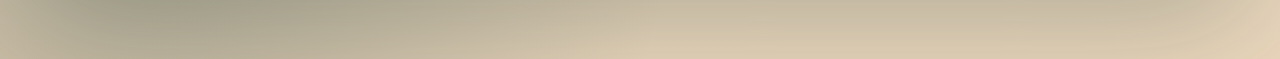
<file: terms.html>
<!doctype html>
<html lang="en">
<head>
  <meta charset="utf-8">
  <meta name="viewport" content="width=device-width, initial-scale=1">
  <meta name="description" content="Terms of use for Zen Wisdom.">
  <title>Terms | Zen Wisdom</title>
  <link rel="icon" href="assets/icon-256.png" sizes="256x256">
  <link rel="stylesheet" href="site.css">
</head>
<body class="page-inner">
  <div class="shell">
    <header class="topbar">
      <a class="brand" href="index.html">
        <img class="brand-mark" src="assets/zen-mark.png" alt="">
        <span class="brand-copy">
          <strong>Zen Wisdom</strong>
          <span>Daily quotes and timeless reflection</span>
        </span>
      </a>
      <nav class="nav" aria-label="Primary">
        <a href="index.html">Home</a>
        <a href="support.html">Support</a>
        <a href="privacy.html">Privacy</a>
        <a href="terms.html" aria-current="page">Terms</a>
      </nav>
    </header>
    <main>
      <section class="hero page-hero">
        <p class="eyebrow">Terms of Use</p>
        <h1>Terms for Zen Wisdom</h1>
        <p class="lede">These terms describe the current launch-stage expectations for Zen Wisdom and the materials published on this site.</p>
        <p class="microcopy">Last updated: April 21, 2026</p>
      </section>

      <section class="section legal-grid">
        <article class="legal-card">
          <h2>Personal use</h2>
          <p>Zen Wisdom is provided for personal, non-commercial use unless separate written permission says otherwise. Please do not copy, resell, or redistribute the app content or site materials as your own product.</p>
        </article>
        <article class="legal-card">
          <h2>Wellness, not medical advice</h2>
          <p>Zen Wisdom is designed for reflection and mindfulness support. It is not a medical service, therapy platform, crisis tool, or substitute for licensed professional care.</p>
        </article>
      </section>

      <section class="section legal-grid">
        <article class="legal-card">
          <h2>Content and availability</h2>
          <p>Features, pricing, premium access, and audio content may change with future App Store releases. The current site describes the app experience and purchase options represented in the active release materials.</p>
        </article>
        <article class="legal-card">
          <h2>Purchases and subscriptions</h2>
          <p>Weekly and Annual premium access are auto-renewable subscriptions, and Lifetime premium access is a one-time non-consumable purchase. App Store purchases and subscription handling are governed by Apple&rsquo;s platform terms and policies.</p>
        </article>
      </section>

      <section class="section legal-grid">
        <article class="legal-card">
          <h2>Apple standard license</h2>
          <p>Until a custom subscriber agreement is published, App Store distribution can rely on Apple&rsquo;s standard licensed application end user terms. You can review those terms at <a href="https://www.apple.com/legal/internet-services/itunes/dev/stdeula/">apple.com/legal/internet-services/itunes/dev/stdeula/</a>.</p>
        </article>
        <article class="legal-card">
          <h2>Questions</h2>
          <p>If you have questions about these terms, contact <a href="mailto:support@zenwisdom.app?subject=Zen%20Wisdom%20Terms">support@zenwisdom.app</a>.</p>
        </article>
      </section>
    </main>
    <footer class="site-footer">
      <div>
        <strong>Zen Wisdom</strong>
        <p>Simple launch-stage terms, matched to the current product scope.</p>
        <p class="copyright">© 2026 Urban Zen Master Software / Tom Lewis.</p>
      </div>
      <nav class="footer-nav" aria-label="Footer">
        <a href="index.html">Home</a>
        <a href="support.html">Support</a>
        <a href="privacy.html">Privacy</a>
        <a href="terms.html">Terms</a>
      </nav>
    </footer>
  </div>
</body>
</html>
</file>
<file: site.css>
:root {
  color-scheme: light;
  --bg: #f3e7d4;
  --paper: #fff8eb;
  --paper-2: #fbefd9;
  --paper-glass: rgba(255, 249, 237, 0.82);
  --ink: #112e29;
  --ink-2: #294941;
  --muted: #667068;
  --soft: #ece0cc;
  --line: rgba(26, 54, 47, 0.14);
  --line-strong: rgba(26, 54, 47, 0.24);
  --gold: #b9853e;
  --gold-soft: #e9c888;
  --jade: #103f35;
  --jade-2: #1f6456;
  --charcoal: #092721;
  --cream: #fff4df;
  --shadow: 0 26px 80px rgba(67, 47, 21, 0.15);
  --shadow-soft: 0 18px 50px rgba(67, 47, 21, 0.10);
  --shadow-deep: 0 36px 120px rgba(8, 39, 32, 0.28);
  --radius-xl: 42px;
  --radius-lg: 28px;
  --radius-md: 18px;
  --display: "Iowan Old Style", "Palatino Linotype", "Book Antiqua", Georgia, serif;
  --ui: "Avenir Next", "Gill Sans", "Trebuchet MS", -apple-system, BlinkMacSystemFont, "Segoe UI", sans-serif;
}

* { box-sizing: border-box; }

html {
  scroll-behavior: smooth;
  background: var(--bg);
}

body {
  margin: 0;
  min-height: 100vh;
  overflow-x: hidden;
  color: var(--ink);
  font-family: var(--ui);
  background:
    radial-gradient(circle at 84% 2%, rgba(255, 226, 169, 0.72) 0 8%, transparent 25%),
    radial-gradient(circle at 14% 9%, rgba(210, 229, 216, 0.88), transparent 31%),
    radial-gradient(ellipse at 10% 86%, rgba(8, 39, 32, 0.26), transparent 34%),
    linear-gradient(180deg, #fff6df 0%, #f4e7d3 48%, #ead6bc 100%);
}

body::before,
body::after {
  content: "";
  position: fixed;
  inset: 0;
  pointer-events: none;
}

body::before {
  z-index: 0;
  opacity: 0.18;
  mix-blend-mode: multiply;
  background: url("assets/paper-texture.png") center top / cover no-repeat;
}

body::after {
  z-index: 0;
  background:
    radial-gradient(circle at 10% 72%, rgba(183, 129, 61, 0.12) 0 1px, transparent 2px),
    radial-gradient(circle at 58% 24%, rgba(25, 69, 58, 0.10) 0 1px, transparent 2px),
    linear-gradient(145deg, transparent 0 55%, rgba(11, 53, 45, 0.08) 55% 58%, transparent 72%);
  background-size: 180px 160px, 150px 140px, auto;
}

img,
svg { display: block; max-width: 100%; }

a { color: inherit; text-decoration: none; }

ul { margin: 0; padding: 0; }

code {
  font-family: "SFMono-Regular", "Consolas", "Menlo", monospace;
  font-size: 0.95em;
}

.shell {
  position: relative;
  z-index: 1;
  width: min(1220px, calc(100vw - 36px));
  margin: 0 auto;
  padding: 24px 0 82px;
}

.topbar {
  display: flex;
  align-items: center;
  justify-content: space-between;
  gap: 18px;
  margin-bottom: 28px;
  padding: 12px 16px 12px 12px;
  border: 1px solid rgba(255, 255, 255, 0.66);
  border-radius: 999px;
  background: rgba(255, 248, 235, 0.78);
  box-shadow: 0 18px 48px rgba(41, 33, 17, 0.11);
  backdrop-filter: blur(20px) saturate(1.2);
}

.brand {
  display: inline-flex;
  align-items: center;
  gap: 14px;
  min-width: 0;
}

.brand-mark {
  width: 56px;
  height: 56px;
  flex: 0 0 auto;
  border-radius: 50%;
  object-fit: cover;
  background: rgba(255, 250, 239, 0.76);
  box-shadow: 0 0 0 1px rgba(143, 106, 50, 0.14), 0 16px 34px rgba(16, 63, 53, 0.14);
}

.brand-copy {
  display: grid;
  gap: 3px;
  min-width: 0;
}

.brand-copy strong,
.site-footer strong {
  font-family: var(--display);
  font-size: clamp(1rem, 2vw, 1.26rem);
  line-height: 1;
  letter-spacing: 0.11em;
  text-transform: uppercase;
  white-space: nowrap;
}

.brand-copy span:last-child {
  max-width: 34ch;
  color: var(--muted);
  font-size: 0.86rem;
  line-height: 1.25;
}

.nav,
.footer-nav,
.store-actions,
.button-row,
.pill-row {
  display: flex;
  flex-wrap: wrap;
  align-items: center;
  gap: 8px;
}

.nav { justify-content: flex-end; }

.nav a {
  padding: 10px 13px;
  border-radius: 999px;
  color: var(--ink-2);
  font-size: 0.93rem;
  font-weight: 750;
  transition: background-color 180ms ease, color 180ms ease;
}

.nav a:hover,
.nav a[aria-current="page"] {
  background: rgba(16, 63, 53, 0.09);
  color: var(--jade);
}

.nav a:focus-visible,
.footer-nav a:focus-visible,
.button:focus-visible,
.text-link:focus-visible,
.app-store-badge:focus-visible {
  outline: 3px solid rgba(185, 130, 56, 0.36);
  outline-offset: 4px;
}

main {
  display: grid;
  gap: 30px;
}

.hero,
.section,
.final-cta,
.site-footer,
.release-strip {
  position: relative;
  overflow: hidden;
  border: 1px solid rgba(255, 255, 255, 0.64);
  border-radius: var(--radius-xl);
  box-shadow: var(--shadow);
}

.hero,
.section,
.final-cta {
  padding: clamp(24px, 4vw, 46px);
}

.hero,
.section {
  background:
    linear-gradient(160deg, rgba(255, 251, 242, 0.94), rgba(255, 244, 224, 0.76)),
    var(--paper-glass);
  backdrop-filter: blur(16px);
}

.hero::before,
.hero::after,
.section::before,
.final-cta::before {
  content: "";
  position: absolute;
  pointer-events: none;
}

.hero::before {
  inset: auto -10% -18% -10%;
  height: 48%;
  opacity: 0.92;
  background:
    radial-gradient(ellipse at 17% 90%, rgba(6, 44, 37, 0.96) 0 17%, transparent 38%),
    radial-gradient(ellipse at 70% 84%, rgba(16, 63, 53, 0.28) 0 20%, transparent 47%),
    linear-gradient(176deg, transparent 0 30%, rgba(14, 52, 43, 0.12) 31% 42%, rgba(14, 52, 43, 0.9) 75%);
}

.hero::after {
  inset: 0;
  opacity: 0.84;
  background:
    radial-gradient(circle at 8% 15%, rgba(167, 114, 43, 0.12) 0 1px, transparent 2px),
    radial-gradient(circle at 12% 70%, rgba(185, 130, 56, 0.23) 0 2px, transparent 3px),
    radial-gradient(circle at 43% 33%, rgba(185, 130, 56, 0.17) 0 1px, transparent 2px);
  background-size: 160px 160px, 210px 180px, 130px 150px;
}

.hero > *,
.section > *,
.final-cta > *,
.site-footer > *,
.release-strip > * { position: relative; z-index: 1; }

.hero-grid {
  display: grid;
  grid-template-columns: minmax(0, 1.02fr) minmax(360px, 0.98fr);
  gap: clamp(28px, 5vw, 58px);
  align-items: center;
}

.hero-copy {
  display: grid;
  align-content: center;
  gap: 20px;
  min-width: 0;
  min-height: 590px;
}

.hero-copy h1,
.section-heading h2,
.final-cta h2,
.page-hero h1,
.info-card h2,
.legal-card h2,
.faq-item h3,
.feature-tile h3,
.plan-card strong,
.pause-card blockquote,
.moment-card span,
.site-footer strong,
.release-strip strong {
  font-family: var(--display);
}

.hero-copy h1 {
  max-width: 11ch;
  margin: 0;
  font-size: clamp(3.7rem, 7.3vw, 7.6rem);
  font-weight: 500;
  line-height: 0.88;
  letter-spacing: -0.07em;
}

.eyebrow,
.preview-label {
  margin: 0;
  color: var(--gold);
  font-size: 0.76rem;
  font-weight: 850;
  letter-spacing: 0.16em;
  text-transform: uppercase;
}

.lede,
.section-heading p,
.pause-card p,
.feature-tile p,
.moment-card p,
.plan-card p,
.trust-copy p,
.trust-list span,
.final-cta p,
.info-card p,
.legal-card p,
.faq-item p,
.site-footer p,
.microcopy,
.release-strip span {
  margin: 0;
  color: var(--muted);
  line-height: 1.72;
}

.lede {
  max-width: 52ch;
  font-size: clamp(1.06rem, 1.55vw, 1.29rem);
}

.store-actions {
  gap: 16px;
  margin-top: 4px;
}

.app-store-badge {
  display: inline-flex;
  align-items: center;
  flex: 0 0 auto;
  border-radius: 9px;
  line-height: 0;
}

.app-store-badge img {
  width: clamp(132px, 22vw, 176px);
  height: auto;
}

.text-link {
  display: inline-flex;
  align-items: center;
  min-height: 40px;
  color: var(--jade);
  font-weight: 850;
  text-decoration: underline;
  text-decoration-color: rgba(16, 63, 53, 0.22);
  text-underline-offset: 5px;
}

.trust-line {
  margin: 0;
  color: var(--ink-2);
  font-size: 0.92rem;
  font-weight: 800;
  letter-spacing: 0.04em;
}

.hero-art {
  position: relative;
  min-height: 590px;
  max-width: 100%;
}

.brush-ring,
.dawn-orb,
.screen-card,
.quote-float,
.sun-disc,
.ink-hill,
.phone-frame,
.floating-note {
  position: absolute;
}

.brush-ring {
  top: 34px;
  left: 4px;
  width: 188px;
  aspect-ratio: 1;
  border: 18px solid rgba(166, 120, 48, 0.18);
  border-right-color: transparent;
  border-radius: 50%;
  filter: blur(0.4px);
  transform: rotate(-18deg);
}

.dawn-orb,
.sun-disc {
  top: 18px;
  right: 12%;
  width: 148px;
  aspect-ratio: 1;
  border-radius: 50%;
  background: radial-gradient(circle, rgba(255, 247, 210, 0.98), rgba(255, 225, 150, 0.45) 65%, transparent 70%);
}

.screen-card {
  margin: 0;
  padding: 10px;
  border: 1px solid rgba(255, 255, 255, 0.42);
  border-radius: 42px;
  background: linear-gradient(145deg, #1b1f1d, #050706);
  box-shadow: var(--shadow-deep), 0 0 0 1px rgba(255, 255, 255, 0.12) inset;
}

.screen-card img {
  width: 100%;
  aspect-ratio: 1320 / 2868;
  border-radius: 31px;
  object-fit: cover;
  object-position: top center;
  background: #0a1e1a;
}

.screen-card-main {
  top: 52px;
  right: 18%;
  z-index: 3;
  width: min(292px, 58vw);
}

.screen-card-main::before,
.phone-frame::before {
  content: "";
  position: absolute;
  top: 18px;
  left: 50%;
  z-index: 3;
  width: 82px;
  height: 21px;
  border-radius: 0 0 16px 16px;
  background: #050706;
  transform: translateX(-50%);
}

.screen-card-side {
  z-index: 2;
  width: min(210px, 43vw);
  border-radius: 34px;
  opacity: 0.94;
}

.screen-card-side img { border-radius: 25px; }

.screen-card-library {
  left: 0;
  bottom: 56px;
  transform: rotate(-7deg);
}

.screen-card-profile {
  right: 0;
  bottom: 28px;
  transform: rotate(7deg);
}

.quote-float,
.floating-note {
  z-index: 5;
  max-width: 220px;
  padding: 17px 19px;
  border: 1px solid rgba(255, 255, 255, 0.68);
  border-radius: 24px;
  background: rgba(255, 249, 235, 0.86);
  box-shadow: 0 22px 48px rgba(20, 46, 37, 0.16);
  backdrop-filter: blur(18px);
}

.quote-float {
  left: 6%;
  top: 48%;
}

.quote-float span,
.floating-note span {
  display: block;
  color: var(--muted);
  font-size: 0.88rem;
  line-height: 1.45;
}

.quote-float strong,
.floating-note strong {
  display: block;
  margin-top: 7px;
  color: var(--jade);
  font-family: var(--display);
  font-size: 1.35rem;
  font-weight: 600;
  line-height: 1.08;
}

.section {
  display: grid;
  gap: 26px;
}

.section::before {
  inset: 0;
  opacity: 0.55;
  background: radial-gradient(circle at 92% 0%, rgba(233, 200, 136, 0.28), transparent 28%);
}

.section-heading {
  display: grid;
  gap: 11px;
  max-width: 64rem;
}

.section-heading.narrow { max-width: 49rem; }
.section-heading.centered { max-width: 58rem; margin-inline: auto; text-align: center; }

.section-heading h2,
.final-cta h2,
.page-hero h1 {
  margin: 0;
  font-size: clamp(2.15rem, 4vw, 4rem);
  font-weight: 500;
  line-height: 1;
  letter-spacing: -0.045em;
}

.pocket-section {
  grid-template-columns: minmax(0, 1fr) minmax(280px, 0.72fr);
  align-items: center;
}

.pause-card,
.feature-tile,
.moment-card,
.plan-card,
.info-card,
.legal-card,
.faq-item,
.stat-card,
.gallery-card,
.premium-card,
.feature-card {
  border: 1px solid var(--line);
  border-radius: var(--radius-lg);
  background:
    linear-gradient(180deg, rgba(255, 255, 255, 0.66), rgba(255, 246, 229, 0.54));
  box-shadow: var(--shadow-soft);
}

.pause-card {
  padding: clamp(24px, 4vw, 34px);
  background:
    radial-gradient(circle at 85% 18%, rgba(233, 200, 136, 0.26), transparent 33%),
    linear-gradient(145deg, rgba(255,255,255,0.76), rgba(255,246,229,0.56));
}

.pause-card blockquote {
  margin: 0 0 16px;
  color: var(--jade);
  font-size: clamp(1.9rem, 3.2vw, 3.2rem);
  font-weight: 500;
  line-height: 1.02;
  letter-spacing: -0.04em;
}

.feature-grid,
.moments-grid,
.plans-grid,
.panel-grid,
.legal-grid,
.faq-list,
.stats-grid,
.gallery-grid,
.feature-band,
.premium-grid {
  display: grid;
  gap: 18px;
}

.feature-grid {
  grid-template-columns: repeat(3, minmax(0, 1fr));
}

.feature-tile,
.plan-card,
.info-card,
.legal-card,
.faq-item,
.stat-card,
.premium-card,
.feature-card {
  padding: 24px;
}

.feature-tile {
  min-height: 190px;
  display: grid;
  align-content: space-between;
  gap: 24px;
}

.tile-mark,
.premium-icon {
  display: inline-flex;
  align-items: center;
  justify-content: center;
  width: fit-content;
  min-height: 34px;
  padding: 8px 11px;
  border-radius: 999px;
  background: rgba(16, 63, 53, 0.10);
  color: var(--jade-2);
  font-size: 0.76rem;
  font-weight: 850;
  letter-spacing: 0.12em;
  text-transform: uppercase;
}

.feature-tile h3,
.info-card h2,
.legal-card h2,
.faq-item h3,
.premium-card h3,
.feature-card h3,
.gallery-copy h3 {
  margin: 0 0 10px;
  color: var(--ink);
  font-size: 1.38rem;
  line-height: 1.12;
}

.feature-tile p { max-width: 24ch; }

.moments-section {
  color: var(--cream);
  background:
    radial-gradient(circle at 14% 0%, rgba(233, 200, 136, 0.24), transparent 31%),
    linear-gradient(135deg, #092721, #123f35 52%, #071f1b);
  box-shadow: var(--shadow-deep);
}

.moments-section .section-heading h2,
.moments-section .moment-card span { color: #fff8e8; }
.moments-section .section-heading p,
.moments-section .moment-card p { color: rgba(255, 244, 219, 0.74); }

.moments-grid {
  grid-template-columns: repeat(5, minmax(0, 1fr));
}

.moment-card {
  min-height: 174px;
  display: grid;
  align-content: end;
  gap: 12px;
  padding: 20px;
  border-color: rgba(255, 244, 219, 0.17);
  background:
    linear-gradient(180deg, rgba(255,255,255,0.075), rgba(255,255,255,0.038)),
    radial-gradient(circle at 20% 8%, rgba(233, 200, 136, 0.18), transparent 34%);
  box-shadow: none;
}

.moment-card span {
  font-size: 1.34rem;
  line-height: 1.05;
}

.screenshot-section {
  background:
    radial-gradient(circle at 50% 0%, rgba(255, 225, 165, 0.24), transparent 30%),
    linear-gradient(180deg, rgba(255, 249, 237, 0.94), rgba(241, 226, 203, 0.82));
}

.screenshot-wall {
  display: grid;
  grid-template-columns: repeat(4, minmax(0, 1fr));
  gap: 18px;
  align-items: start;
}

.screenshot-wall figure,
.gallery-card {
  overflow: hidden;
  margin: 0;
  border-radius: 32px;
}

.screenshot-wall figure {
  border: 1px solid var(--line);
  background: rgba(255,255,255,0.56);
  box-shadow: var(--shadow-soft);
  transform: translateY(var(--lift, 0));
}

.screenshot-wall figure:nth-child(2) { --lift: 22px; }
.screenshot-wall figure:nth-child(4) { --lift: 18px; }

.screenshot-wall img,
.gallery-card img {
  width: 100%;
  aspect-ratio: 4 / 5.28;
  object-fit: cover;
  object-position: top center;
  background: linear-gradient(180deg, rgba(214, 230, 222, 0.22), rgba(211, 154, 115, 0.12));
}

.screenshot-wall figcaption {
  padding: 15px 18px 18px;
  color: var(--ink-2);
  font-weight: 850;
}

.premium-section {
  background:
    radial-gradient(circle at 8% 12%, rgba(16, 63, 53, 0.12), transparent 28%),
    radial-gradient(circle at 92% 4%, rgba(217, 144, 85, 0.18), transparent 28%),
    linear-gradient(180deg, rgba(255, 249, 237, 0.94), rgba(233, 219, 196, 0.82));
}

.plans-grid,
.premium-grid {
  grid-template-columns: repeat(3, minmax(0, 1fr));
}

.plan-card {
  display: grid;
  gap: 12px;
  min-height: 220px;
  background:
    linear-gradient(145deg, rgba(255,255,255,0.72), rgba(255,246,229,0.5)),
    radial-gradient(circle at 90% 16%, rgba(185,130,56,0.14), transparent 32%);
}

.plan-card.recommended {
  border-color: rgba(185, 130, 56, 0.42);
  box-shadow: 0 24px 70px rgba(185, 130, 56, 0.16);
}

.plan-card span {
  color: var(--gold);
  font-size: 0.76rem;
  font-weight: 850;
  letter-spacing: 0.14em;
  text-transform: uppercase;
}

.plan-card strong {
  color: var(--jade);
  font-size: clamp(2.2rem, 4vw, 3.6rem);
  font-weight: 500;
  line-height: 0.95;
  letter-spacing: -0.045em;
}

.trust-section {
  grid-template-columns: minmax(0, 0.88fr) minmax(300px, 1.12fr);
  align-items: center;
}

.trust-copy {
  display: grid;
  gap: 12px;
}

.trust-list {
  display: grid;
  gap: 12px;
}

.trust-list div {
  display: grid;
  grid-template-columns: minmax(120px, 0.52fr) minmax(0, 1fr);
  gap: 14px;
  align-items: center;
  padding: 17px 18px;
  border: 1px solid var(--line);
  border-radius: 20px;
  background: rgba(255, 255, 255, 0.52);
}

.trust-list strong {
  color: var(--jade);
}

.final-cta {
  display: flex;
  align-items: center;
  justify-content: space-between;
  gap: 24px;
  background:
    radial-gradient(circle at 88% 10%, rgba(233, 200, 136, 0.26), transparent 28%),
    linear-gradient(135deg, #0c3029, #194c40);
  color: #fff8e8;
  box-shadow: var(--shadow-deep);
}

.final-cta::before {
  inset: auto -8% -34% -8%;
  height: 60%;
  opacity: 0.62;
  background: radial-gradient(ellipse at 50% 100%, rgba(255, 248, 232, 0.18), transparent 58%);
}

.final-cta h2 { color: #fff8e8; }
.final-cta p { color: rgba(255, 244, 219, 0.78); }
.final-cta .eyebrow { color: var(--gold-soft); }

.page-hero {
  min-height: auto;
  display: grid;
  gap: 17px;
  background:
    radial-gradient(circle at 84% 16%, rgba(233, 200, 136, 0.25), transparent 28%),
    linear-gradient(112deg, rgba(255, 248, 232, 0.96), rgba(255, 248, 232, 0.80));
}

.page-hero::before { opacity: 0.35; }

.button {
  display: inline-flex;
  align-items: center;
  justify-content: center;
  min-height: 50px;
  padding: 13px 18px;
  border: 1px solid var(--line-strong);
  border-radius: 999px;
  font-weight: 850;
  transition: transform 180ms ease, background-color 180ms ease, border-color 180ms ease, box-shadow 180ms ease, color 180ms ease;
}

.button.primary {
  border-color: transparent;
  background: linear-gradient(135deg, var(--jade), var(--jade-2));
  color: #fff8e8;
  box-shadow: 0 18px 34px rgba(16, 63, 53, 0.24);
}

.button.secondary {
  background: rgba(255, 252, 244, 0.62);
  color: var(--ink-2);
}

.button:hover { transform: translateY(-2px); }
.button.primary:hover { box-shadow: 0 22px 46px rgba(16, 63, 53, 0.31); }

.panel-grid { grid-template-columns: repeat(2, minmax(0, 1fr)); }
.legal-grid { grid-template-columns: repeat(2, minmax(0, 1fr)); }
.faq-list { grid-template-columns: repeat(2, minmax(0, 1fr)); }

.detail-list {
  display: grid;
  gap: 10px;
  margin: 0;
  padding-left: 1.1rem;
  color: var(--muted);
  line-height: 1.62;
}

.detail-list li::marker { color: var(--gold); }

.microcopy { max-width: 64ch; font-size: 0.95rem; }

.microcopy a,
.legal-card a,
.info-card a {
  color: var(--jade-2);
  font-weight: 850;
  text-decoration: underline;
  text-decoration-color: rgba(31, 100, 86, 0.30);
  text-underline-offset: 3px;
}

.stats-grid { grid-template-columns: repeat(3, minmax(0, 1fr)); }
.gallery-grid { grid-template-columns: repeat(5, minmax(0, 1fr)); align-items: start; }
.feature-band { grid-template-columns: repeat(4, minmax(0, 1fr)); }

.release-strip {
  display: grid;
  grid-template-columns: repeat(4, minmax(0, 1fr));
  gap: 1px;
  padding: 1px;
  background: rgba(255,255,255,0.62);
}

.release-strip div {
  padding: 20px;
  background: rgba(255, 248, 235, 0.78);
}

.release-strip strong { display: block; margin-bottom: 6px; color: var(--jade); }

.site-footer {
  display: flex;
  justify-content: space-between;
  gap: 24px;
  margin-top: 30px;
  padding: 28px;
  background: rgba(13, 44, 37, 0.93);
  color: #fff8e8;
  box-shadow: var(--shadow-deep);
}

.site-footer p {
  max-width: 52ch;
  margin-top: 10px;
  color: rgba(255, 244, 219, 0.72);
}

.site-footer .copyright { font-size: 0.92rem; }

.footer-nav { justify-content: flex-end; }

.footer-nav a {
  padding: 8px 0 8px 12px;
  color: rgba(255, 244, 219, 0.78);
  font-weight: 750;
}

.footer-nav a:hover { color: #fff8e8; text-decoration: underline; text-underline-offset: 4px; }

@media (prefers-reduced-motion: reduce) {
  html { scroll-behavior: auto; }
  *, *::before, *::after {
    animation-duration: 0.01ms !important;
    animation-iteration-count: 1 !important;
    scroll-behavior: auto !important;
    transition-duration: 0.01ms !important;
  }
}

@media (max-width: 1080px) {
  .hero-grid,
  .pocket-section,
  .trust-section {
    grid-template-columns: 1fr;
  }

  .hero-copy {
    min-height: auto;
    padding-top: 18px;
  }

  .hero-art {
    min-height: min(112vw, 620px);
  }

  .moments-grid,
  .screenshot-wall,
  .gallery-grid,
  .feature-band {
    grid-template-columns: repeat(2, minmax(0, 1fr));
  }

  .feature-grid,
  .plans-grid,
  .premium-grid,
  .release-strip {
    grid-template-columns: repeat(2, minmax(0, 1fr));
  }
}

@media (max-width: 760px) {
  .shell {
    width: min(100% - 24px, 680px);
    padding-top: 12px;
  }

  .topbar {
    align-items: stretch;
    border-radius: 30px;
    flex-direction: column;
    padding: 12px;
  }

  .brand {
    width: 100%;
    justify-content: flex-start;
  }

  .brand-mark {
    width: 48px;
    height: 48px;
  }

  .brand-copy strong {
    letter-spacing: 0.08em;
  }

  .brand-copy span:last-child { max-width: 24ch; }

  .nav {
    width: 100%;
    justify-content: center;
  }

  .nav a {
    padding: 9px 10px;
    font-size: 0.88rem;
  }

  main { gap: 18px; }

  .hero,
  .section,
  .final-cta {
    border-radius: 30px;
    padding: 24px;
  }

  .hero-copy h1 {
    max-width: 12ch;
    font-size: clamp(3.2rem, 17vw, 5.2rem);
  }

  .store-actions { align-items: flex-start; flex-direction: column; }

  .app-store-badge img { width: 154px; }

  .hero-art { min-height: 520px; }

  .screen-card-main {
    top: 26px;
    right: 50%;
    width: min(250px, 68vw);
    transform: translateX(50%);
  }

  .screen-card-side { width: min(164px, 46vw); }

  .screen-card-library {
    left: -4px;
    bottom: 62px;
  }

  .screen-card-profile {
    right: -4px;
    bottom: 38px;
  }

  .quote-float {
    left: 50%;
    top: auto;
    bottom: 0;
    transform: translateX(-50%);
    width: min(220px, 74vw);
  }

  .brush-ring { left: -44px; top: 20px; width: 152px; }
  .dawn-orb { right: -18px; top: 28px; width: 118px; }

  .feature-grid,
  .moments-grid,
  .screenshot-wall,
  .plans-grid,
  .panel-grid,
  .legal-grid,
  .faq-list,
  .stats-grid,
  .gallery-grid,
  .premium-grid,
  .feature-band,
  .release-strip {
    grid-template-columns: 1fr;
  }

  .feature-tile,
  .moment-card,
  .plan-card { min-height: auto; }

  .screenshot-wall figure { transform: none !important; }

  .trust-list div { grid-template-columns: 1fr; gap: 4px; }

  .final-cta,
  .site-footer {
    align-items: flex-start;
    flex-direction: column;
  }

  .footer-nav { justify-content: flex-start; }
  .footer-nav a { padding-left: 0; padding-right: 12px; }
}

@media (max-width: 420px) {
  .shell { width: calc(100% - 18px); }
  .hero,
  .section,
  .final-cta { padding: 20px; }
  .brand-copy span:last-child { display: none; }
  .nav { justify-content: flex-start; }
  .hero-art { min-height: 490px; }
  .screen-card-main { width: min(226px, 70vw); }
  .screen-card-side { width: min(144px, 44vw); }
  .quote-float { width: min(206px, 82vw); }
}
</file>
